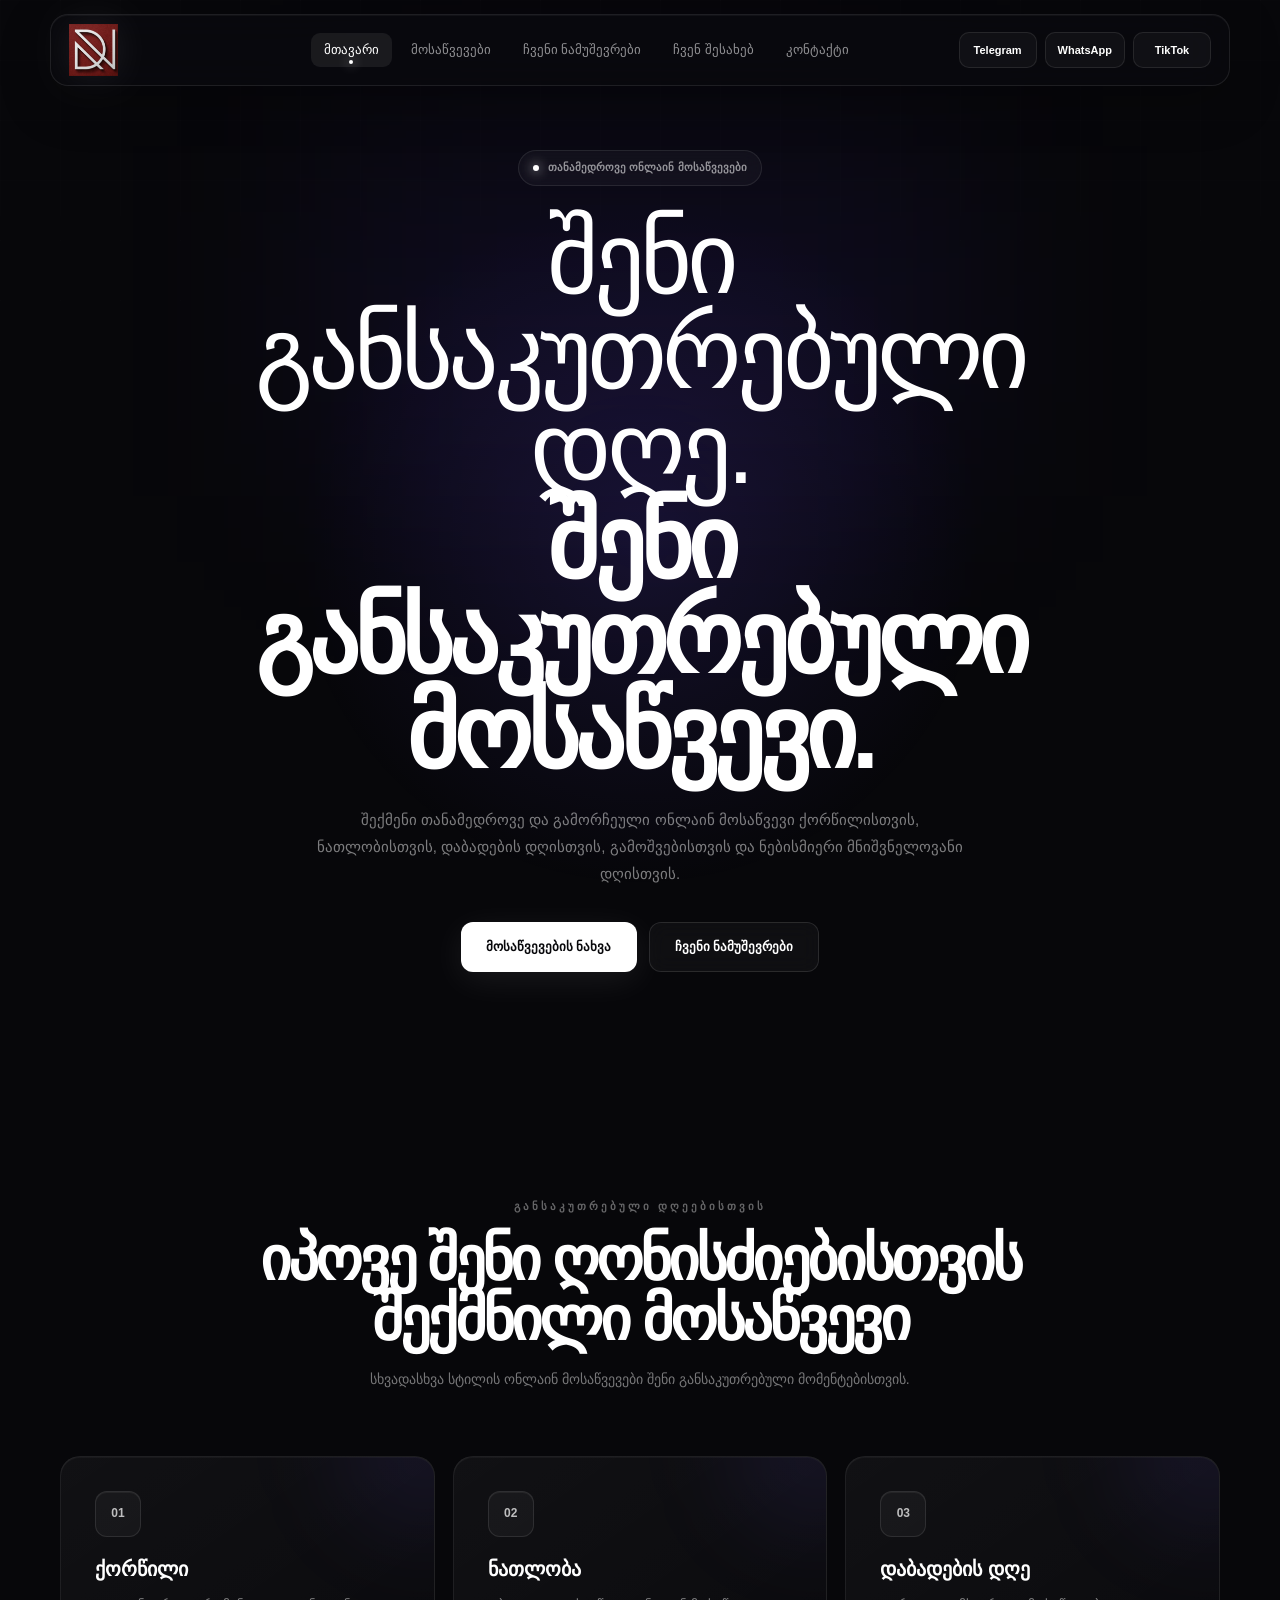
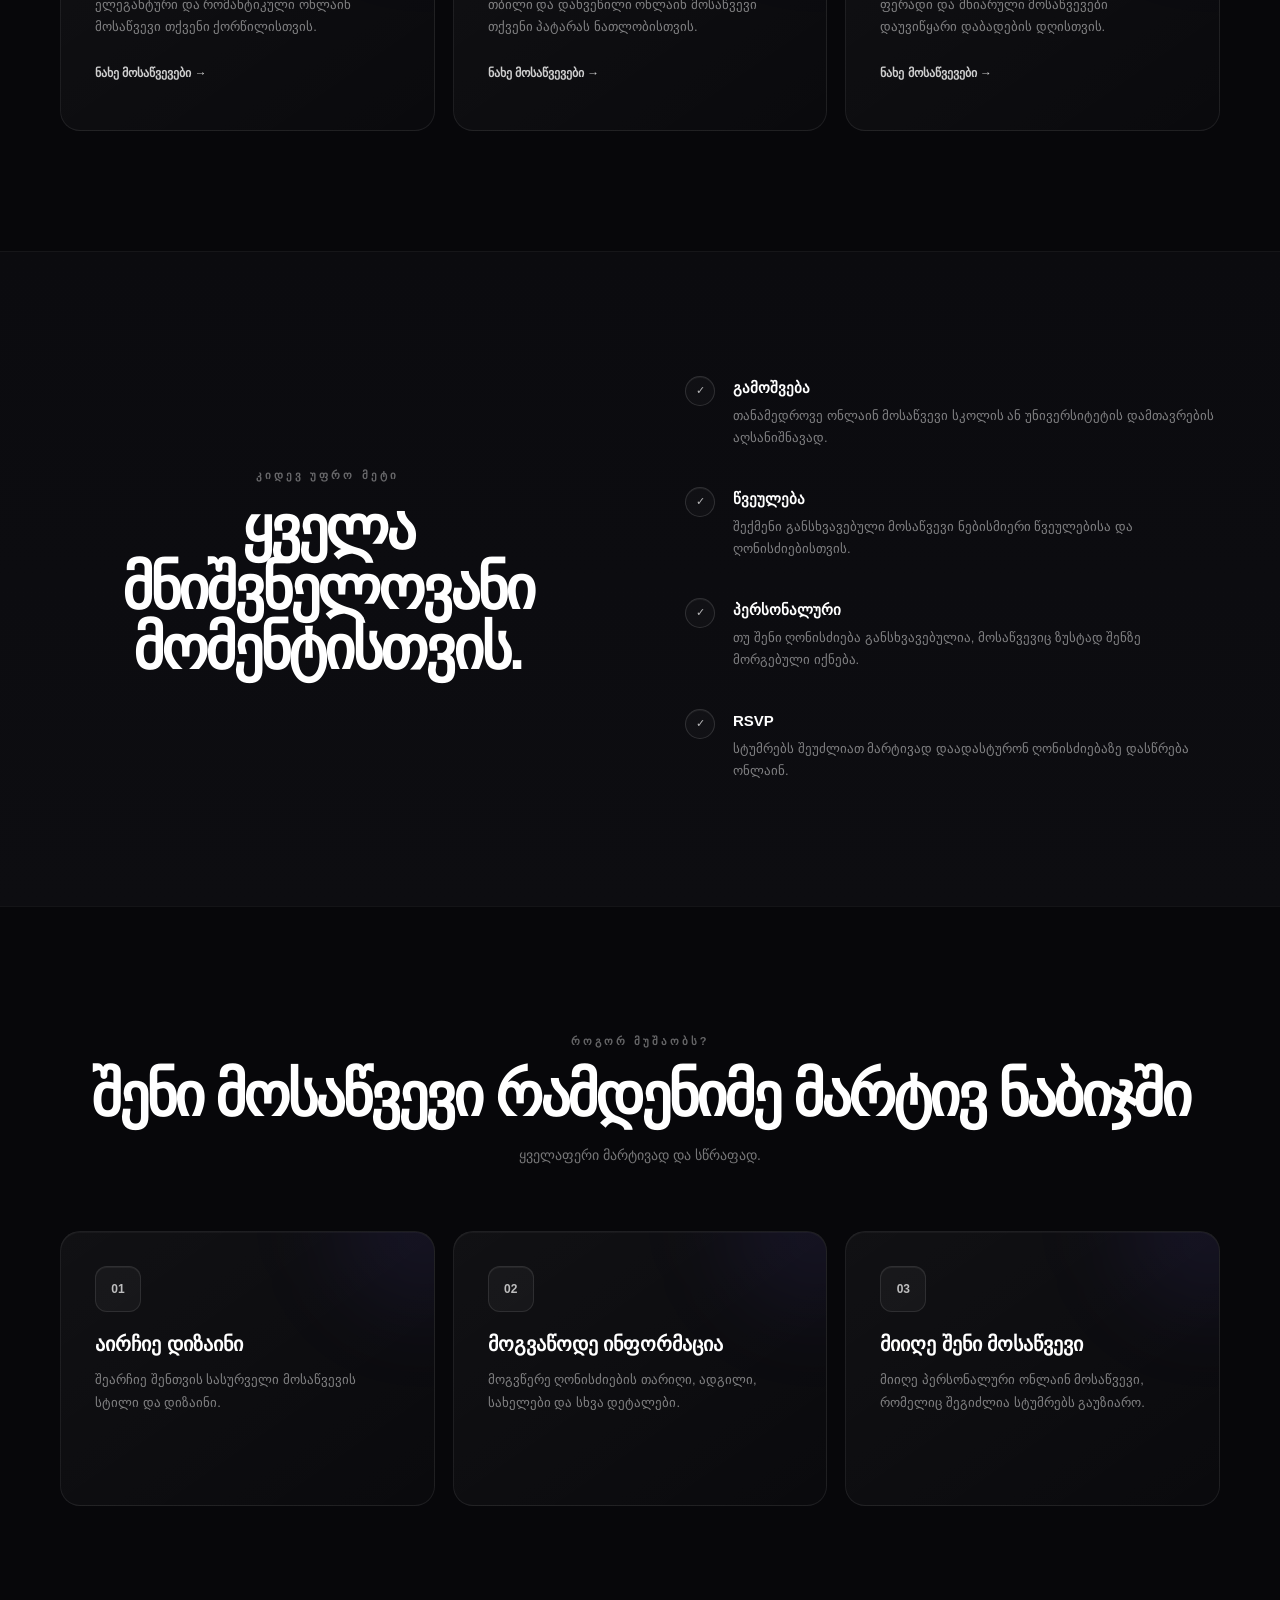
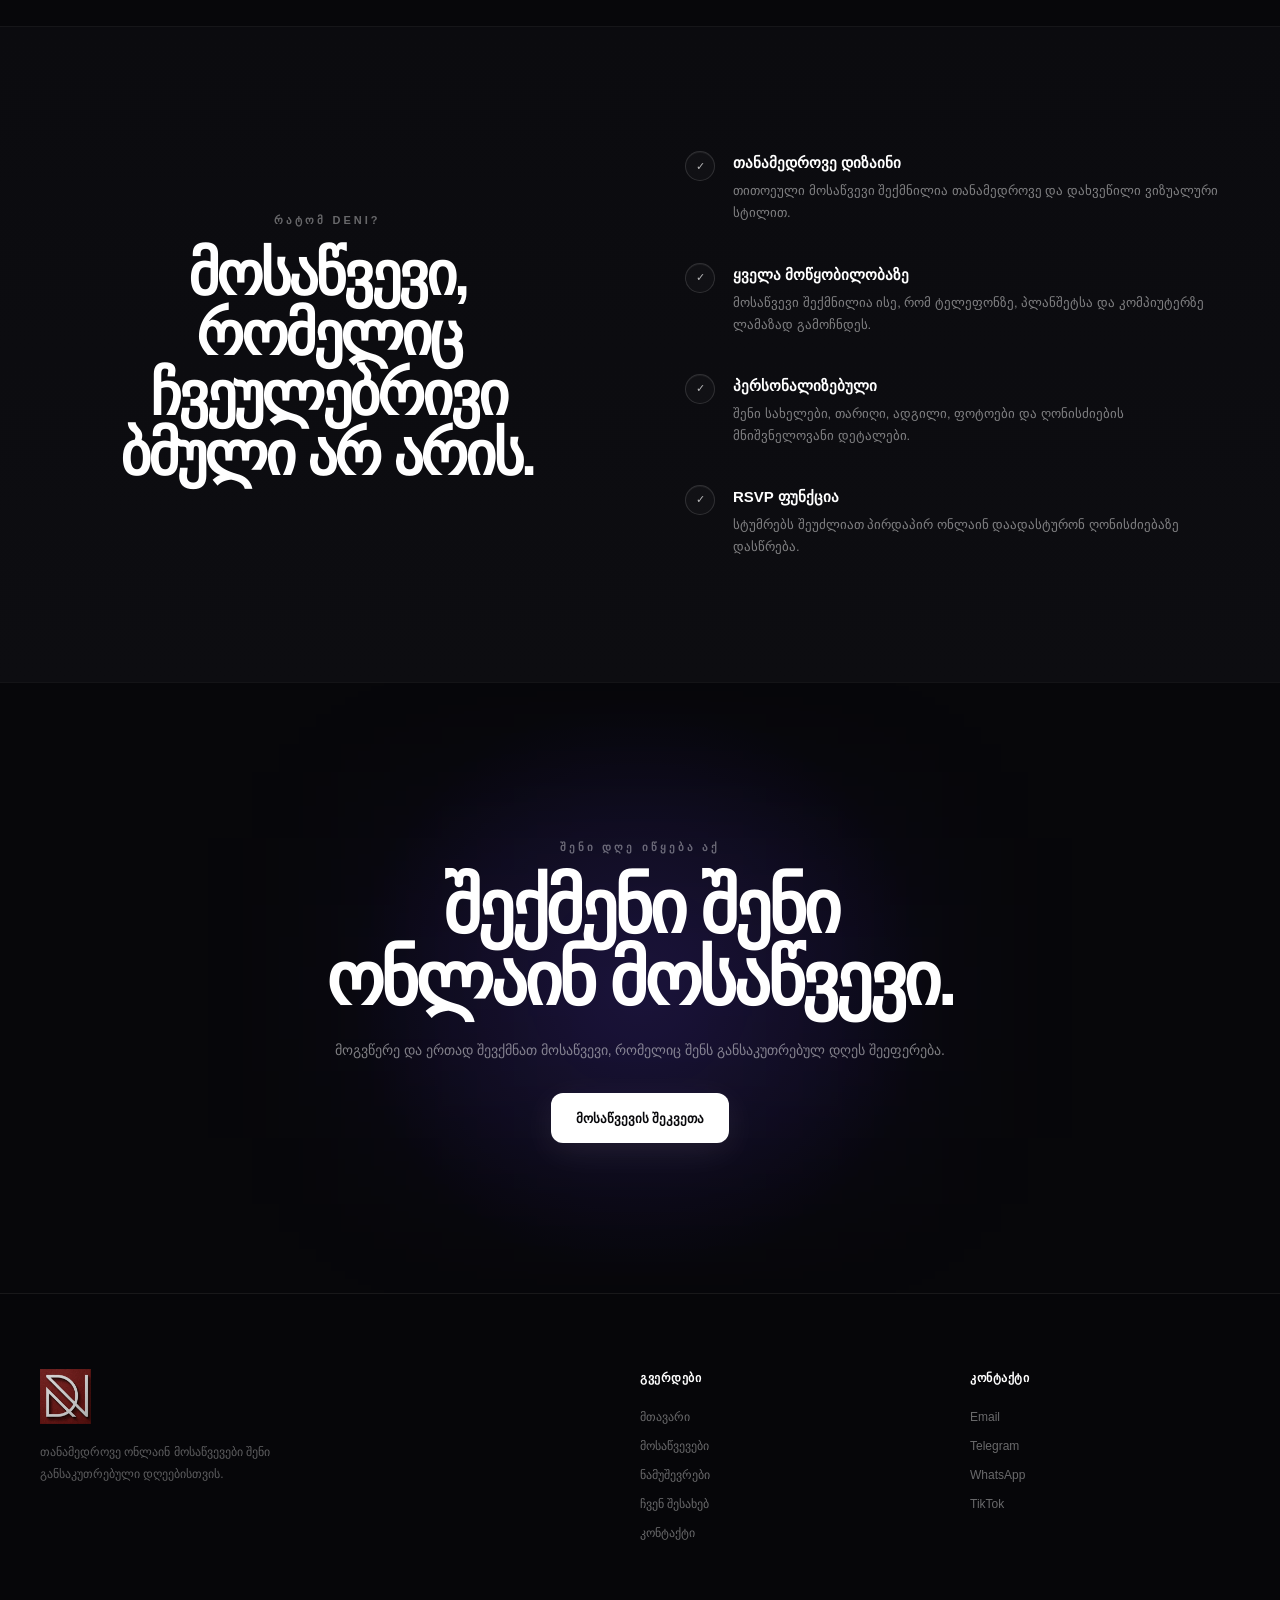
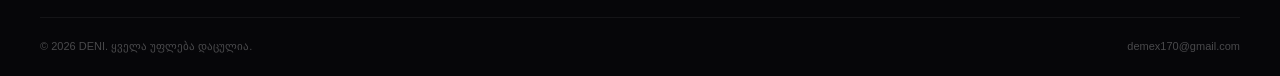
<file: index.html>
<!DOCTYPE html>
<html lang="ka">

<head>

    <meta charset="UTF-8">

    <meta
        name="viewport"
        content="width=device-width, initial-scale=1.0"
    >

    <title>DENI — ონლაინ მოსაწვევები</title>

    <meta
        name="description"
        content="DENI — თანამედროვე ონლაინ მოსაწვევები ქორწილისთვის, ნათლობისთვის, დაბადების დღისთვის, გამოშვებისთვის და სხვა განსაკუთრებული დღეებისთვის."
    >

    <link rel="stylesheet" href="style.css">

</head>

<body>


<!-- =====================================================
     NAVBAR
===================================================== -->

<header class="navbar">

    <div class="nav-container">

        <a href="index.html" class="logo">

            <img
                src="logo.png"
                alt="DENI"
            >

        </a>


        <nav class="nav-menu">

            <a href="index.html" class="active">
                მთავარი
            </a>

            <a href="services.html">
                მოსაწვევები
            </a>

            <a href="portfolio.html">
                ჩვენი ნამუშევრები
            </a>

            <a href="about.html">
                ჩვენ შესახებ
            </a>

            <a href="contact.html">
                კონტაქტი
            </a>

        </nav>


        <div class="nav-socials">

            <a
                href="https://t.me/demetre105"
                target="_blank"
                rel="noopener noreferrer"
                class="telegram"
            >
                Telegram
            </a>

            <a
                href="https://wa.me/995579089719"
                target="_blank"
                rel="noopener noreferrer"
                class="whatsapp"
            >
                WhatsApp
            </a>

            <a
                href="https://www.tiktok.com/@onlineweb_deni"
                target="_blank"
                rel="noopener noreferrer"
                class="tiktok"
            >
                TikTok
            </a>

        </div>


        <button
            class="menu-toggle"
            id="menuToggle"
            type="button"
            aria-label="მენიუს გახსნა"
            aria-controls="mobileMenu"
            aria-expanded="false"
        >
            ☰
        </button>

    </div>

</header>


<!-- =====================================================
     MOBILE MENU
===================================================== -->

<div
    class="mobile-menu"
    id="mobileMenu"
>

    <a href="index.html">
        მთავარი
    </a>

    <a href="services.html">
        მოსაწვევები
    </a>

    <a href="portfolio.html">
        ნამუშევრები
    </a>

    <a href="about.html">
        ჩვენ შესახებ
    </a>

    <a href="contact.html">
        კონტაქტი
    </a>


    <div class="mobile-socials">

        <a
            href="https://t.me/demetre105"
            target="_blank"
            rel="noopener noreferrer"
        >
            Telegram
        </a>

        <a
            href="https://wa.me/995579089719"
            target="_blank"
            rel="noopener noreferrer"
        >
            WhatsApp
        </a>

        <a
            href="https://www.tiktok.com/@onlineweb_deni"
            target="_blank"
            rel="noopener noreferrer"
        >
            TikTok
        </a>

    </div>

</div>


<!-- =====================================================
     MAIN
===================================================== -->

<main>


    <!-- =================================================
         HERO
    ================================================== -->

    <section class="hero">

        <div class="hero-content">

            <div class="hero-badge">

                <span></span>

                თანამედროვე ონლაინ მოსაწვევები

            </div>


            <h1>

                შენი განსაკუთრებული დღე.

                <br>

                <strong>
                    შენი განსაკუთრებული მოსაწვევი.
                </strong>

            </h1>


            <p>

                შექმენი თანამედროვე და გამორჩეული
                ონლაინ მოსაწვევი ქორწილისთვის,
                ნათლობისთვის, დაბადების დღისთვის,
                გამოშვებისთვის და ნებისმიერი
                მნიშვნელოვანი დღისთვის.

            </p>


            <div class="hero-buttons">

                <a
                    href="services.html"
                    class="btn btn-primary"
                >
                    მოსაწვევების ნახვა
                </a>

                <a
                    href="portfolio.html"
                    class="btn btn-secondary"
                >
                    ჩვენი ნამუშევრები
                </a>

            </div>

        </div>

    </section>


    <!-- =================================================
         INVITATION CATEGORIES
    ================================================== -->

    <section class="section">

        <div class="section-header">

            <span class="section-label">
                განსაკუთრებული დღეებისთვის
            </span>

            <h2>
                იპოვე შენი ღონისძიებისთვის
                შექმნილი მოსაწვევი
            </h2>

            <p>
                სხვადასხვა სტილის ონლაინ მოსაწვევები
                შენი განსაკუთრებული მომენტებისთვის.
            </p>

        </div>


        <div class="services-grid">


            <div class="service-card">

                <div class="service-icon">
                    01
                </div>

                <h3>
                    ქორწილი
                </h3>

                <p>
                    ელეგანტური და რომანტიკული ონლაინ
                    მოსაწვევი თქვენი ქორწილისთვის.
                </p>

                <a href="services.html">
                    ნახე მოსაწვევები →
                </a>

            </div>


            <div class="service-card">

                <div class="service-icon">
                    02
                </div>

                <h3>
                    ნათლობა
                </h3>

                <p>
                    თბილი და დახვეწილი ონლაინ მოსაწვევი
                    თქვენი პატარას ნათლობისთვის.
                </p>

                <a href="services.html">
                    ნახე მოსაწვევები →
                </a>

            </div>


            <div class="service-card">

                <div class="service-icon">
                    03
                </div>

                <h3>
                    დაბადების დღე
                </h3>

                <p>
                    ფერადი და მხიარული მოსაწვევები
                    დაუვიწყარი დაბადების დღისთვის.
                </p>

                <a href="services.html">
                    ნახე მოსაწვევები →
                </a>

            </div>

        </div>

    </section>


    <!-- =================================================
         MORE CATEGORIES
    ================================================== -->

    <section class="section dark-section">

        <div class="split-section">


            <!-- CENTERED LEFT TEXT -->

            <div style="text-align: center;">

                <span class="section-label">
                    კიდევ უფრო მეტი
                </span>

                <h2>
                    ყველა მნიშვნელოვანი
                    მომენტისთვის.
                </h2>

            </div>


            <div class="features">


                <div class="feature">

                    <span>
                        ✓
                    </span>

                    <div>

                        <h3>
                            გამოშვება
                        </h3>

                        <p>
                            თანამედროვე ონლაინ მოსაწვევი
                            სკოლის ან უნივერსიტეტის
                            დამთავრების აღსანიშნავად.
                        </p>

                    </div>

                </div>


                <div class="feature">

                    <span>
                        ✓
                    </span>

                    <div>

                        <h3>
                            წვეულება
                        </h3>

                        <p>
                            შექმენი განსხვავებული მოსაწვევი
                            ნებისმიერი წვეულებისა და
                            ღონისძიებისთვის.
                        </p>

                    </div>

                </div>


                <div class="feature">

                    <span>
                        ✓
                    </span>

                    <div>

                        <h3>
                            პერსონალური
                        </h3>

                        <p>
                            თუ შენი ღონისძიება განსხვავებულია,
                            მოსაწვევიც ზუსტად შენზე მორგებული
                            იქნება.
                        </p>

                    </div>

                </div>


                <div class="feature">

                    <span>
                        ✓
                    </span>

                    <div>

                        <h3>
                            RSVP
                        </h3>

                        <p>
                            სტუმრებს შეუძლიათ მარტივად
                            დაადასტურონ ღონისძიებაზე
                            დასწრება ონლაინ.
                        </p>

                    </div>

                </div>


            </div>

        </div>

    </section>


    <!-- =================================================
         HOW IT WORKS
    ================================================== -->

    <section class="section">

        <div class="section-header">

            <span class="section-label">
                როგორ მუშაობს?
            </span>

            <h2>
                შენი მოსაწვევი
                რამდენიმე მარტივ ნაბიჯში
            </h2>

            <p>
                ყველაფერი მარტივად და სწრაფად.
            </p>

        </div>


        <div class="services-grid">


            <div class="service-card">

                <div class="service-icon">
                    01
                </div>

                <h3>
                    აირჩიე დიზაინი
                </h3>

                <p>
                    შეარჩიე შენთვის სასურველი
                    მოსაწვევის სტილი და დიზაინი.
                </p>

            </div>


            <div class="service-card">

                <div class="service-icon">
                    02
                </div>

                <h3>
                    მოგვაწოდე ინფორმაცია
                </h3>

                <p>
                    მოგვწერე ღონისძიების თარიღი,
                    ადგილი, სახელები და სხვა დეტალები.
                </p>

            </div>


            <div class="service-card">

                <div class="service-icon">
                    03
                </div>

                <h3>
                    მიიღე შენი მოსაწვევი
                </h3>

                <p>
                    მიიღე პერსონალური ონლაინ მოსაწვევი,
                    რომელიც შეგიძლია სტუმრებს გაუზიარო.
                </p>

            </div>


        </div>

    </section>


    <!-- =================================================
         WHY DENI
    ================================================== -->

    <section class="section dark-section">

        <div class="split-section">


            <!-- CENTERED LEFT TEXT -->

            <div style="text-align: center;">

                <span class="section-label">
                    რატომ DENI?
                </span>

                <h2>
                    მოსაწვევი,
                    რომელიც ჩვეულებრივი
                    ბმული არ არის.
                </h2>

            </div>


            <div class="features">


                <div class="feature">

                    <span>
                        ✓
                    </span>

                    <div>

                        <h3>
                            თანამედროვე დიზაინი
                        </h3>

                        <p>
                            თითოეული მოსაწვევი შექმნილია
                            თანამედროვე და დახვეწილი
                            ვიზუალური სტილით.
                        </p>

                    </div>

                </div>


                <div class="feature">

                    <span>
                        ✓
                    </span>

                    <div>

                        <h3>
                            ყველა მოწყობილობაზე
                        </h3>

                        <p>
                            მოსაწვევი შექმნილია ისე,
                            რომ ტელეფონზე, პლანშეტსა და
                            კომპიუტერზე ლამაზად გამოჩნდეს.
                        </p>

                    </div>

                </div>


                <div class="feature">

                    <span>
                        ✓
                    </span>

                    <div>

                        <h3>
                            პერსონალიზებული
                        </h3>

                        <p>
                            შენი სახელები, თარიღი, ადგილი,
                            ფოტოები და ღონისძიების
                            მნიშვნელოვანი დეტალები.
                        </p>

                    </div>

                </div>


                <div class="feature">

                    <span>
                        ✓
                    </span>

                    <div>

                        <h3>
                            RSVP ფუნქცია
                        </h3>

                        <p>
                            სტუმრებს შეუძლიათ პირდაპირ
                            ონლაინ დაადასტურონ
                            ღონისძიებაზე დასწრება.
                        </p>

                    </div>

                </div>


            </div>

        </div>

    </section>


    <!-- =================================================
         CTA
    ================================================== -->

    <section class="cta">

        <div>

            <span class="section-label">
                შენი დღე იწყება აქ
            </span>

            <h2>
                შექმენი შენი
                ონლაინ მოსაწვევი.
            </h2>

            <p>
                მოგვწერე და ერთად შევქმნათ
                მოსაწვევი, რომელიც შენს
                განსაკუთრებულ დღეს შეეფერება.
            </p>

            <a
                href="contact.html"
                class="btn btn-primary"
            >
                მოსაწვევის შეკვეთა
            </a>

        </div>

    </section>

</main>


<!-- =====================================================
     FOOTER
===================================================== -->

<footer class="footer">

    <div class="footer-container">


        <div class="footer-brand">

            <a
                href="index.html"
                class="footer-logo"
            >

                <img
                    src="logo.png"
                    alt="DENI"
                >

            </a>

            <p>
                თანამედროვე ონლაინ მოსაწვევები
                შენი განსაკუთრებული დღეებისთვის.
            </p>

        </div>


        <div class="footer-column">

            <h4>
                გვერდები
            </h4>

            <a href="index.html">
                მთავარი
            </a>

            <a href="services.html">
                მოსაწვევები
            </a>

            <a href="portfolio.html">
                ნამუშევრები
            </a>

            <a href="about.html">
                ჩვენ შესახებ
            </a>

            <a href="contact.html">
                კონტაქტი
            </a>

        </div>


        <div class="footer-column">

            <h4>
                კონტაქტი
            </h4>

            <a
                href="mailto:demex170@gmail.com"
            >
                Email
            </a>

            <a
                href="https://t.me/demetre105"
                target="_blank"
                rel="noopener noreferrer"
            >
                Telegram
            </a>

            <a
                href="https://wa.me/995579089719"
                target="_blank"
                rel="noopener noreferrer"
            >
                WhatsApp
            </a>

            <a
                href="https://www.tiktok.com/@onlineweb_deni"
                target="_blank"
                rel="noopener noreferrer"
            >
                TikTok
            </a>

        </div>

    </div>


    <div class="footer-bottom">

        <span>
            © 2026 DENI. ყველა უფლება დაცულია.
        </span>

        <a
            href="mailto:demex170@gmail.com"
        >
            demex170@gmail.com
        </a>

    </div>

</footer>


<script src="script.js"></script>

</body>

</html>
</file>
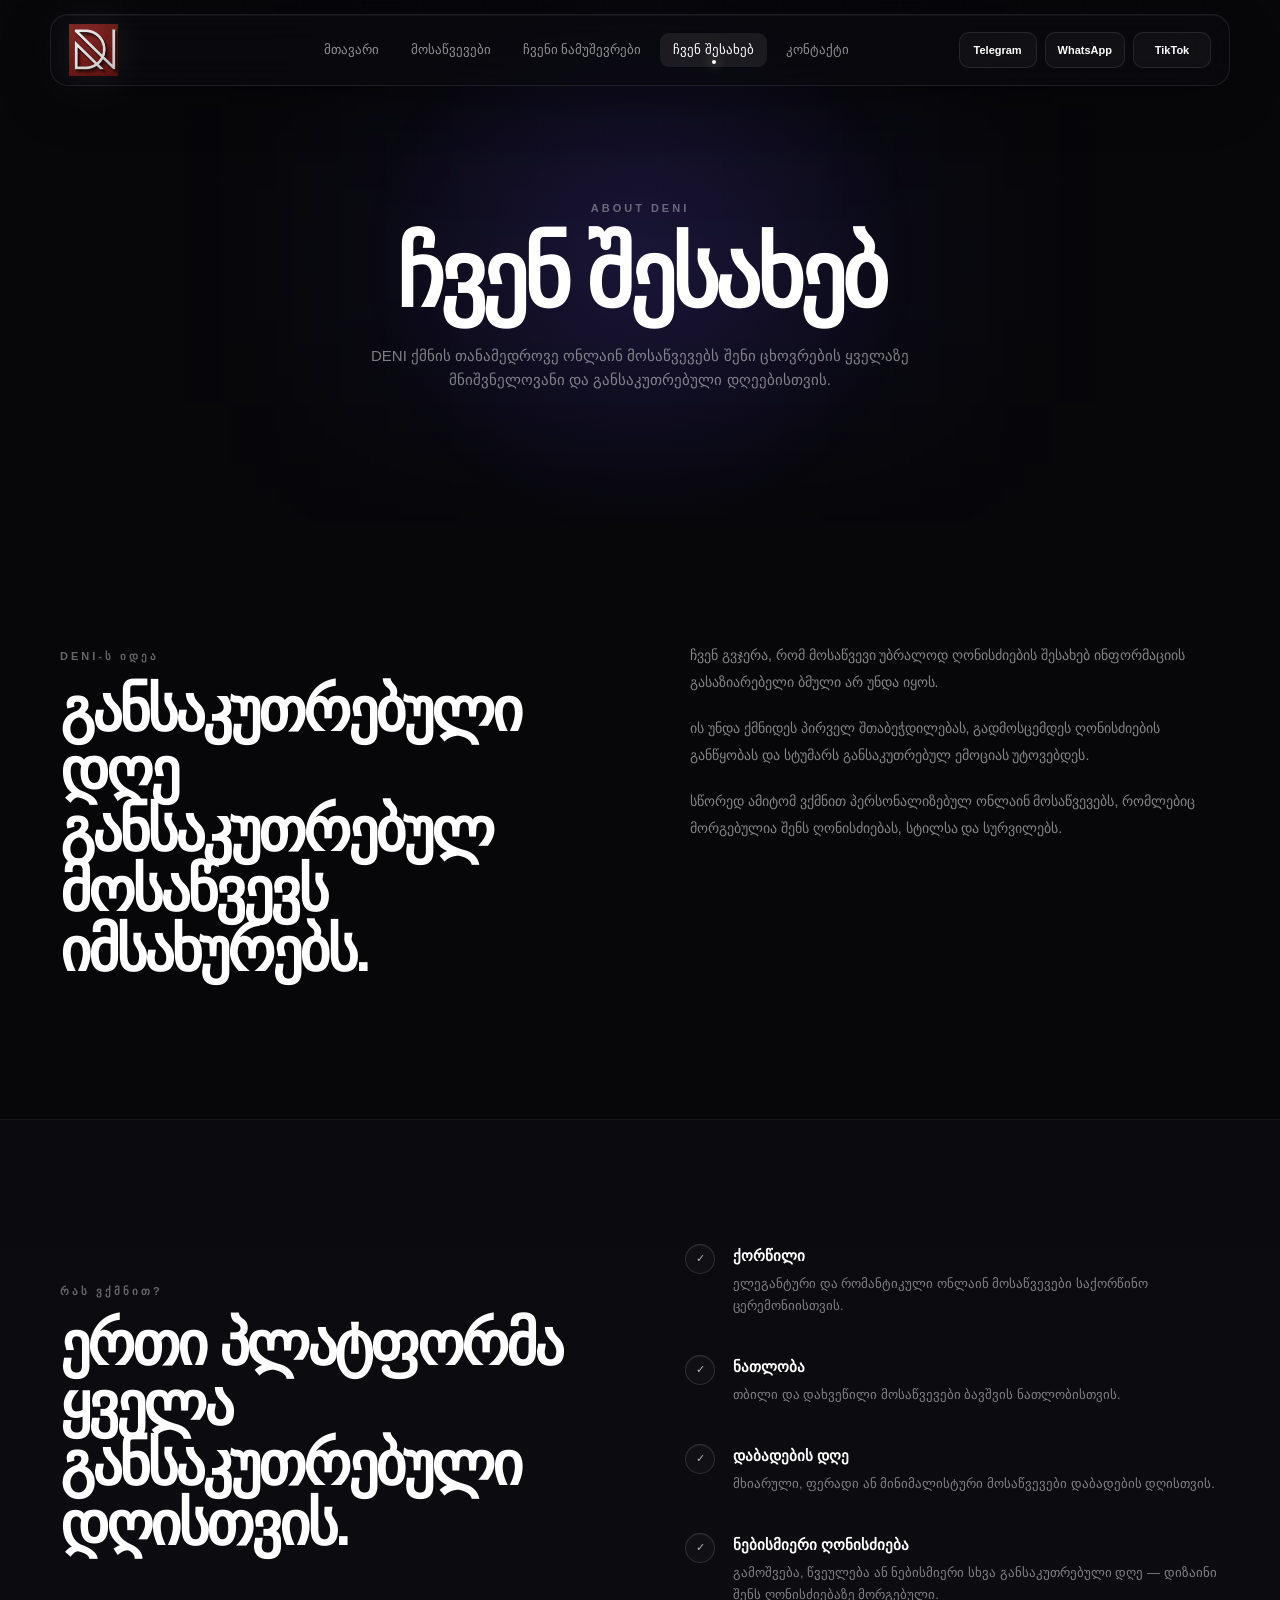
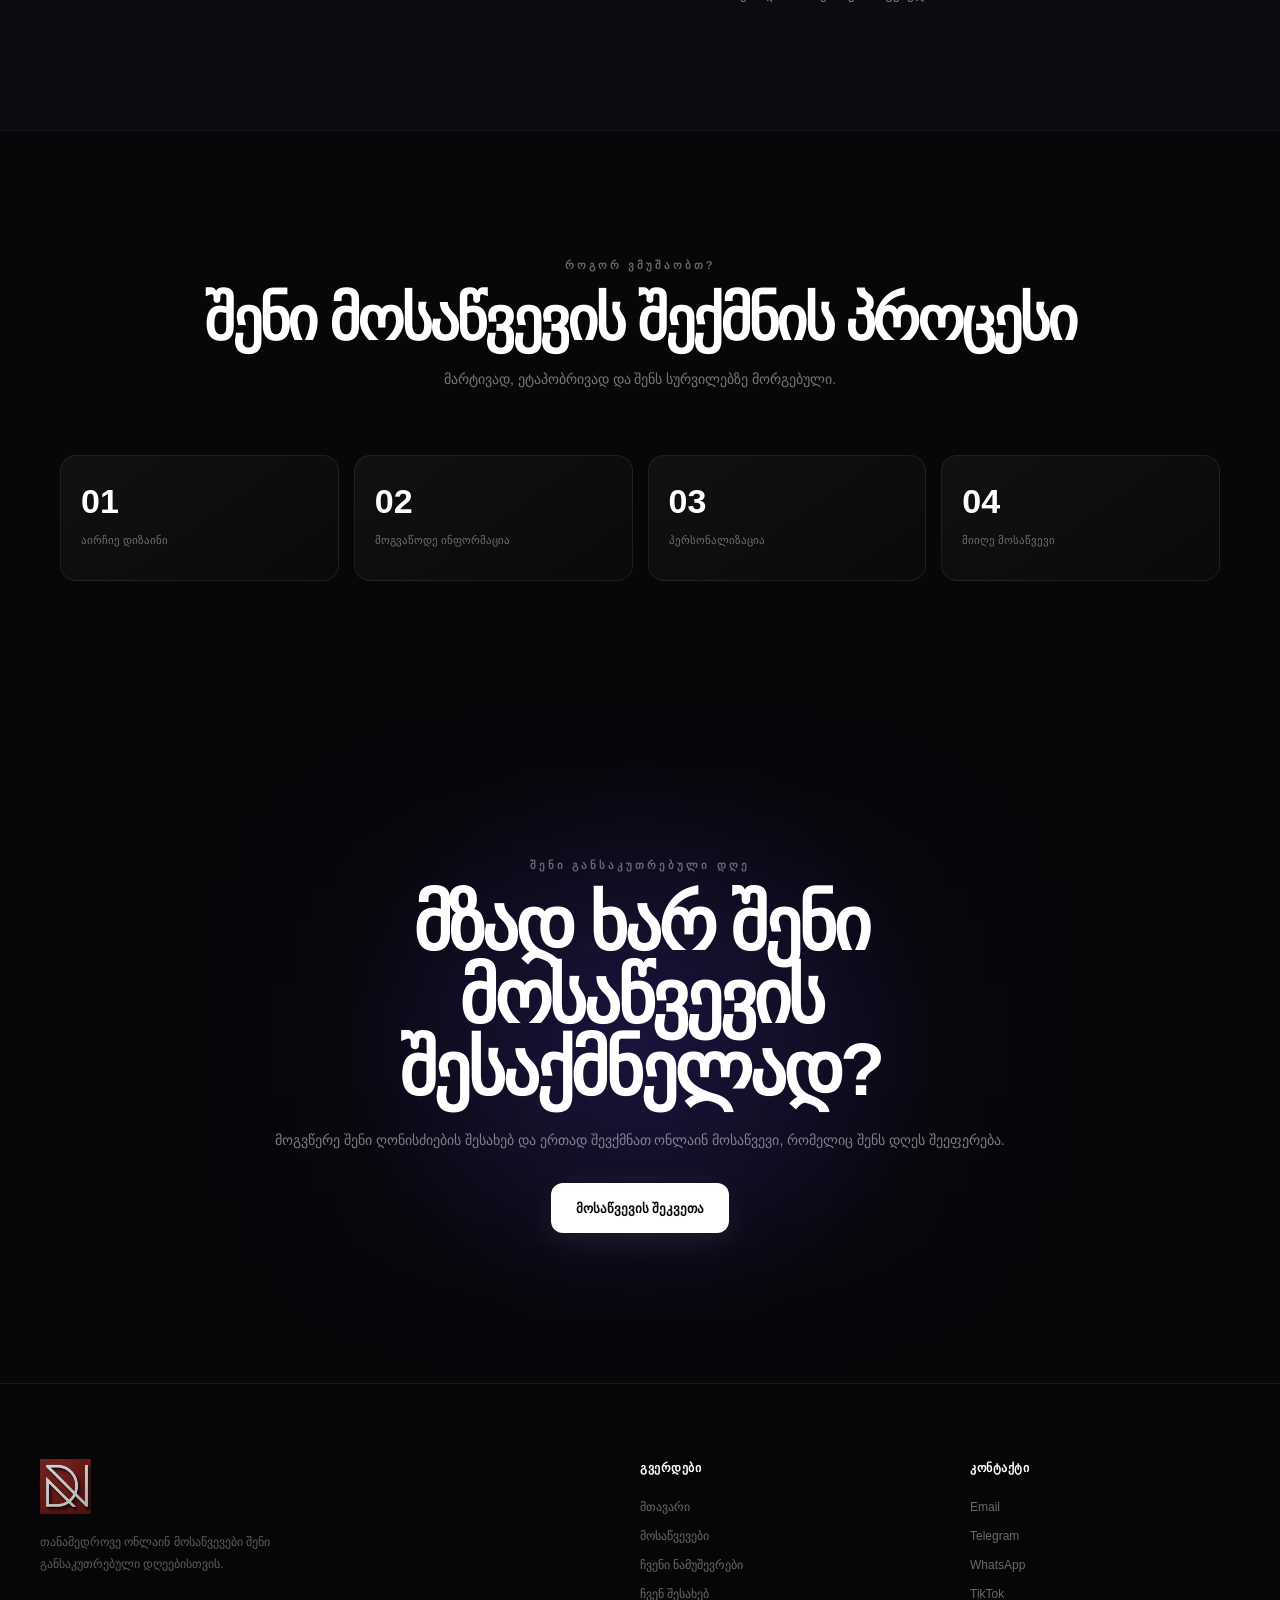
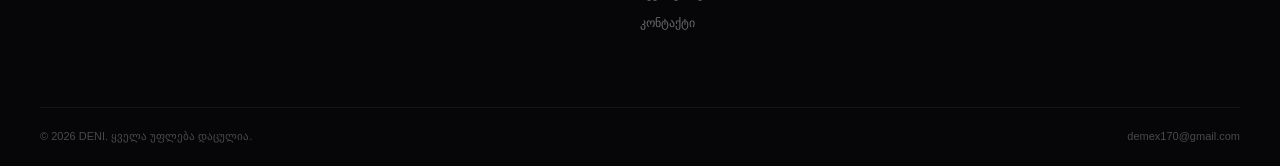
<file: about.html>
<!DOCTYPE html>
<html lang="ka">

<head>

    <meta charset="UTF-8">

    <meta
        name="viewport"
        content="width=device-width, initial-scale=1.0"
    >

    <title>ჩვენ შესახებ — DENI</title>

    <meta
        name="description"
        content="გაიგე მეტი DENI-ს შესახებ — თანამედროვე ონლაინ მოსაწვევები განსაკუთრებული დღეებისთვის."
    >

    <link rel="stylesheet" href="style.css">

</head>

<body>


<!-- =====================================================
     NAVBAR
===================================================== -->

<header class="navbar">

    <div class="nav-container">


        <!-- LOGO -->

        <a href="index.html" class="logo">

            <img
                src="logo.png"
                alt="DENI"
            >

        </a>


        <!-- NAVIGATION -->

        <nav class="nav-menu">

            <a href="index.html">
                მთავარი
            </a>


            <a href="services.html">
                მოსაწვევები
            </a>


            <a href="portfolio.html">
                ჩვენი ნამუშევრები
            </a>


            <a href="about.html" class="active">
                ჩვენ შესახებ
            </a>


            <a href="contact.html">
                კონტაქტი
            </a>

        </nav>


        <!-- SOCIAL LINKS -->

        <div class="nav-socials">

            <a
                href="https://t.me/demetre105"
                target="_blank"
                rel="noopener noreferrer"
                class="telegram"
            >
                Telegram
            </a>


            <a
                href="https://wa.me/995579089719"
                target="_blank"
                rel="noopener noreferrer"
                class="whatsapp"
            >
                WhatsApp
            </a>


            <a
                href="https://www.tiktok.com/@onlineweb_deni"
                target="_blank"
                rel="noopener noreferrer"
                class="tiktok"
            >
                TikTok
            </a>

        </div>


        <!-- MOBILE MENU BUTTON -->

        <button
            class="menu-toggle"
            id="menuToggle"
            type="button"
            aria-label="მენიუს გახსნა"
            aria-controls="mobileMenu"
            aria-expanded="false"
        >
            ☰
        </button>

    </div>

</header>


<!-- =====================================================
     MOBILE MENU
===================================================== -->

<div
    class="mobile-menu"
    id="mobileMenu"
>


    <a href="index.html">
        მთავარი
    </a>


    <a href="services.html">
        მოსაწვევები
    </a>


    <a href="portfolio.html">
        ჩვენი ნამუშევრები
    </a>


    <a href="about.html">
        ჩვენ შესახებ
    </a>


    <a href="contact.html">
        კონტაქტი
    </a>


    <!-- MOBILE SOCIALS -->

    <div class="mobile-socials">

        <a
            href="https://t.me/demetre105"
            target="_blank"
            rel="noopener noreferrer"
        >
            Telegram
        </a>


        <a
            href="https://wa.me/995579089719"
            target="_blank"
            rel="noopener noreferrer"
        >
            WhatsApp
        </a>


        <a
            href="https://www.tiktok.com/@onlineweb_deni"
            target="_blank"
            rel="noopener noreferrer"
        >
            TikTok
        </a>

    </div>

</div>


<!-- =====================================================
     MAIN
===================================================== -->

<main>


    <!-- =================================================
         PAGE HERO
    ================================================== -->

    <section class="page-hero">

        <span class="section-label">
            About DENI
        </span>


        <h1>
            ჩვენ შესახებ
        </h1>


        <p>
            DENI ქმნის თანამედროვე ონლაინ მოსაწვევებს
            შენი ცხოვრების ყველაზე მნიშვნელოვანი
            და განსაკუთრებული დღეებისთვის.
        </p>

    </section>



    <!-- =================================================
         ABOUT
    ================================================== -->

    <section class="section">

        <div class="about-content">


            <div>

                <span class="section-label">
                    DENI-ს იდეა
                </span>


                <h2>
                    განსაკუთრებული დღე
                    განსაკუთრებულ მოსაწვევს იმსახურებს.
                </h2>

            </div>


            <div>

                <p>
                    ჩვენ გვჯერა, რომ მოსაწვევი უბრალოდ
                    ღონისძიების შესახებ ინფორმაციის
                    გასაზიარებელი ბმული არ უნდა იყოს.
                </p>


                <p>
                    ის უნდა ქმნიდეს პირველ შთაბეჭდილებას,
                    გადმოსცემდეს ღონისძიების განწყობას
                    და სტუმარს განსაკუთრებულ ემოციას
                    უტოვებდეს.
                </p>


                <p>
                    სწორედ ამიტომ ვქმნით პერსონალიზებულ
                    ონლაინ მოსაწვევებს, რომლებიც მორგებულია
                    შენს ღონისძიებას, სტილსა და სურვილებს.
                </p>

            </div>

        </div>

    </section>



    <!-- =================================================
         WHAT WE CREATE
    ================================================== -->

    <section class="section dark-section">

        <div class="split-section">


            <div>

                <span class="section-label">
                    რას ვქმნით?
                </span>


                <h2>
                    ერთი პლატფორმა
                    ყველა განსაკუთრებული დღისთვის.
                </h2>

            </div>


            <div class="features">


                <!-- WEDDING -->

                <div class="feature">

                    <span>
                        ✓
                    </span>


                    <div>

                        <h3>
                            ქორწილი
                        </h3>


                        <p>
                            ელეგანტური და რომანტიკული
                            ონლაინ მოსაწვევები საქორწინო
                            ცერემონიისთვის.
                        </p>

                    </div>

                </div>



                <!-- BAPTISM -->

                <div class="feature">

                    <span>
                        ✓
                    </span>


                    <div>

                        <h3>
                            ნათლობა
                        </h3>


                        <p>
                            თბილი და დახვეწილი მოსაწვევები
                            ბავშვის ნათლობისთვის.
                        </p>

                    </div>

                </div>



                <!-- BIRTHDAY -->

                <div class="feature">

                    <span>
                        ✓
                    </span>


                    <div>

                        <h3>
                            დაბადების დღე
                        </h3>


                        <p>
                            მხიარული, ფერადი ან მინიმალისტური
                            მოსაწვევები დაბადების დღისთვის.
                        </p>

                    </div>

                </div>



                <!-- OTHER EVENTS -->

                <div class="feature">

                    <span>
                        ✓
                    </span>


                    <div>

                        <h3>
                            ნებისმიერი ღონისძიება
                        </h3>


                        <p>
                            გამოშვება, წვეულება ან ნებისმიერი
                            სხვა განსაკუთრებული დღე —
                            დიზაინი შენს ღონისძიებაზე მორგებული.
                        </p>

                    </div>

                </div>


            </div>

        </div>

    </section>



    <!-- =================================================
         PROCESS
    ================================================== -->

    <section class="section">

        <div class="section-header">

            <span class="section-label">
                როგორ ვმუშაობთ?
            </span>


            <h2>
                შენი მოსაწვევის შექმნის პროცესი
            </h2>


            <p>
                მარტივად, ეტაპობრივად და შენს სურვილებზე მორგებული.
            </p>

        </div>


        <div class="stats">


            <div>

                <strong>
                    01
                </strong>

                <span>
                    აირჩიე დიზაინი
                </span>

            </div>


            <div>

                <strong>
                    02
                </strong>

                <span>
                    მოგვაწოდე ინფორმაცია
                </span>

            </div>


            <div>

                <strong>
                    03
                </strong>

                <span>
                    პერსონალიზაცია
                </span>

            </div>


            <div>

                <strong>
                    04
                </strong>

                <span>
                    მიიღე მოსაწვევი
                </span>

            </div>


        </div>

    </section>



    <!-- =================================================
         CTA
    ================================================== -->

    <section class="cta">

        <div>

            <span class="section-label">
                შენი განსაკუთრებული დღე
            </span>


            <h2>
                მზად ხარ შენი
                მოსაწვევის შესაქმნელად?
            </h2>


            <p>
                მოგვწერე შენი ღონისძიების შესახებ
                და ერთად შევქმნათ ონლაინ მოსაწვევი,
                რომელიც შენს დღეს შეეფერება.
            </p>


            <a
                href="contact.html"
                class="btn btn-primary"
            >
                მოსაწვევის შეკვეთა
            </a>

        </div>

    </section>

</main>


<!-- =====================================================
     FOOTER
===================================================== -->

<footer class="footer">

    <div class="footer-container">


        <!-- BRAND -->

        <div class="footer-brand">

            <a
                href="index.html"
                class="footer-logo"
            >

                <img
                    src="logo.png"
                    alt="DENI"
                >

            </a>


            <p>
                თანამედროვე ონლაინ მოსაწვევები
                შენი განსაკუთრებული დღეებისთვის.
            </p>

        </div>



        <!-- PAGES -->

        <div class="footer-column">

            <h4>
                გვერდები
            </h4>


            <a href="index.html">
                მთავარი
            </a>


            <a href="services.html">
                მოსაწვევები
            </a>


            <a href="portfolio.html">
                ჩვენი ნამუშევრები
            </a>


            <a href="about.html">
                ჩვენ შესახებ
            </a>


            <a href="contact.html">
                კონტაქტი
            </a>

        </div>



        <!-- CONTACT -->

        <div class="footer-column">

            <h4>
                კონტაქტი
            </h4>


            <a href="mailto:demex170@gmail.com">
                Email
            </a>


            <a
                href="https://t.me/demetre105"
                target="_blank"
                rel="noopener noreferrer"
            >
                Telegram
            </a>


            <a
                href="https://wa.me/995579089719"
                target="_blank"
                rel="noopener noreferrer"
            >
                WhatsApp
            </a>


            <a
                href="https://www.tiktok.com/@onlineweb_deni"
                target="_blank"
                rel="noopener noreferrer"
            >
                TikTok
            </a>

        </div>

    </div>



    <!-- FOOTER BOTTOM -->

    <div class="footer-bottom">

        <span>
            © 2026 DENI. ყველა უფლება დაცულია.
        </span>


        <a href="mailto:demex170@gmail.com">
            demex170@gmail.com
        </a>

    </div>

</footer>


<!-- JAVASCRIPT -->

<script src="script.js"></script>

</body>

</html>
</file>
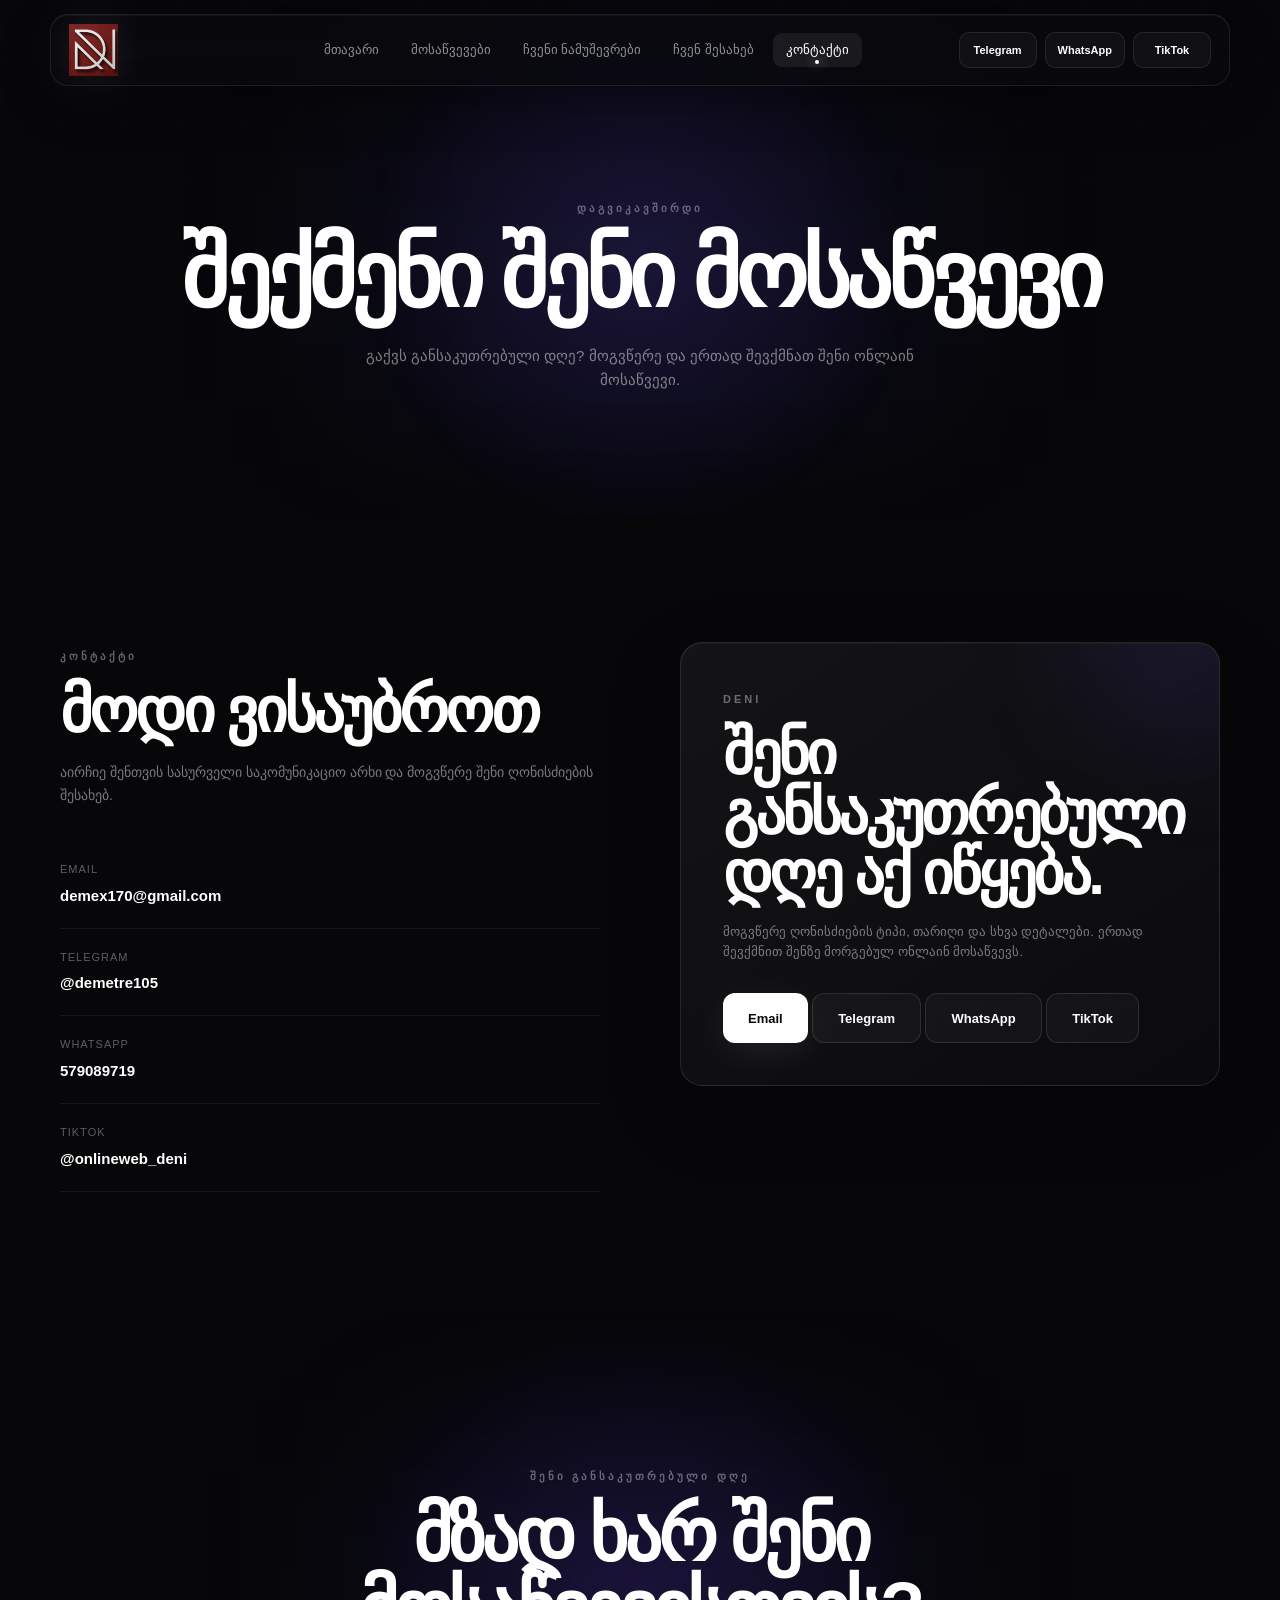
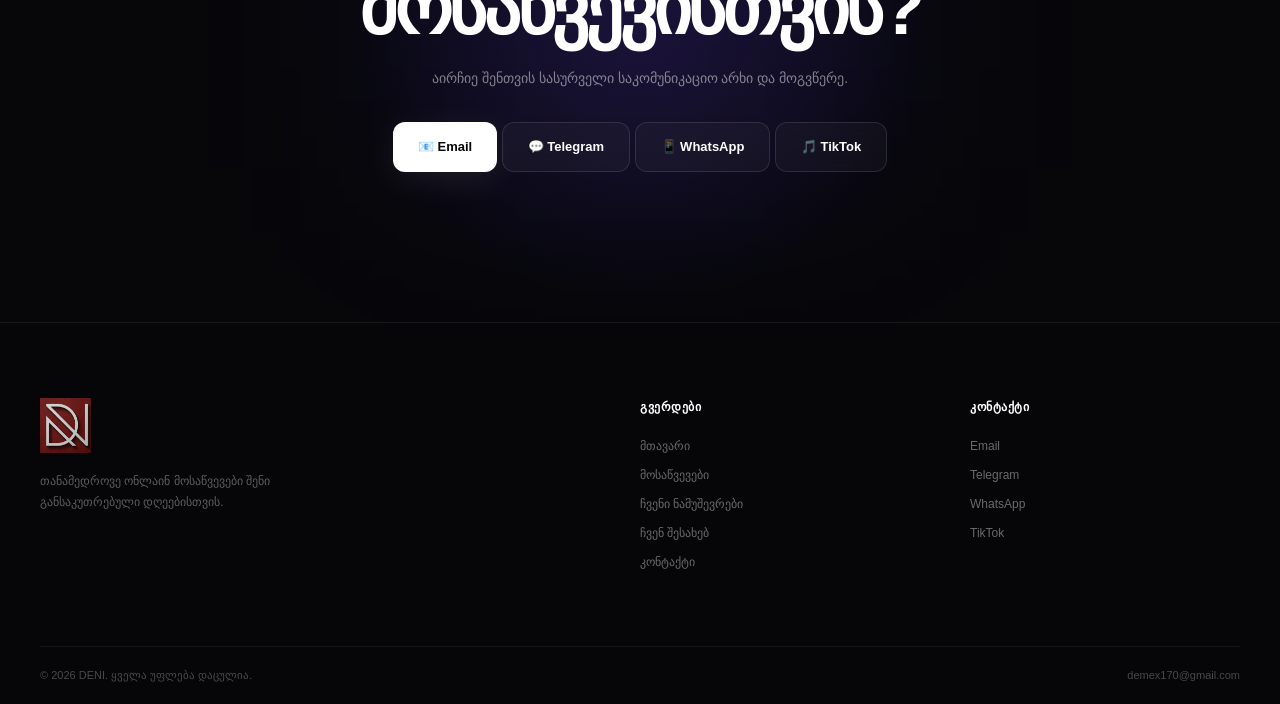
<file: contact.html>
<!DOCTYPE html>
<html lang="ka">

<head>

    <meta charset="UTF-8">

    <meta
        name="viewport"
        content="width=device-width, initial-scale=1.0"
    >

    <title>კონტაქტი — DENI ონლაინ მოსაწვევები</title>

    <meta
        name="description"
        content="დაუკავშირდი DENI-ს — ონლაინ მოსაწვევების შექმნა ქორწილისთვის, ნათლობისთვის, დაბადების დღისთვის, გამოშვებისთვის და სხვა განსაკუთრებული დღეებისთვის."
    >

    <link rel="stylesheet" href="style.css">

</head>

<body>


<!-- =====================================================
     NAVBAR
===================================================== -->

<header class="navbar">

    <div class="nav-container">


        <!-- LOGO -->

        <a href="index.html" class="logo">

            <img
                src="logo.png"
                alt="DENI"
            >

        </a>



        <!-- NAVIGATION -->

        <nav class="nav-menu">

            <a href="index.html">
                მთავარი
            </a>


            <a href="services.html">
                მოსაწვევები
            </a>


            <a href="portfolio.html">
                ჩვენი ნამუშევრები
            </a>


            <a href="about.html">
                ჩვენ შესახებ
            </a>


            <a href="contact.html" class="active">
                კონტაქტი
            </a>

        </nav>



        <!-- SOCIAL LINKS -->

        <div class="nav-socials">

            <a
                href="https://t.me/demetre105"
                target="_blank"
                rel="noopener noreferrer"
                class="telegram"
            >
                Telegram
            </a>


            <a
                href="https://wa.me/995579089719"
                target="_blank"
                rel="noopener noreferrer"
                class="whatsapp"
            >
                WhatsApp
            </a>


            <a
                href="https://www.tiktok.com/@onlineweb_deni"
                target="_blank"
                rel="noopener noreferrer"
                class="tiktok"
            >
                TikTok
            </a>

        </div>



        <!-- MOBILE MENU BUTTON -->

        <button
            class="menu-toggle"
            id="menuToggle"
            type="button"
            aria-label="მენიუს გახსნა"
            aria-controls="mobileMenu"
            aria-expanded="false"
        >
            ☰
        </button>

    </div>

</header>



<!-- =====================================================
     MOBILE MENU
===================================================== -->

<div
    class="mobile-menu"
    id="mobileMenu"
>

    <a href="index.html">
        მთავარი
    </a>


    <a href="services.html">
        მოსაწვევები
    </a>


    <a href="portfolio.html">
        ჩვენი ნამუშევრები
    </a>


    <a href="about.html">
        ჩვენ შესახებ
    </a>


    <a href="contact.html" class="active">
        კონტაქტი
    </a>



    <div class="mobile-socials">

        <a
            href="https://t.me/demetre105"
            target="_blank"
            rel="noopener noreferrer"
        >
            Telegram
        </a>


        <a
            href="https://wa.me/995579089719"
            target="_blank"
            rel="noopener noreferrer"
        >
            WhatsApp
        </a>


        <a
            href="https://www.tiktok.com/@onlineweb_deni"
            target="_blank"
            rel="noopener noreferrer"
        >
            TikTok
        </a>

    </div>

</div>



<!-- =====================================================
     MAIN
===================================================== -->

<main>


    <!-- =================================================
         PAGE HERO
    ================================================== -->

    <section class="page-hero">

        <span class="section-label">
            დაგვიკავშირდი
        </span>


        <h1>
            შექმენი შენი მოსაწვევი
        </h1>


        <p>
            გაქვს განსაკუთრებული დღე?
            მოგვწერე და ერთად შევქმნათ შენი ონლაინ მოსაწვევი.
        </p>

    </section>



    <!-- =================================================
         CONTACT SECTION
    ================================================== -->

    <section class="section">

        <div class="contact-grid">


            <!-- CONTACT INFO -->

            <div class="contact-info">

                <span class="section-label">
                    კონტაქტი
                </span>


                <h2>
                    მოდი ვისაუბროთ
                </h2>


                <p>
                    აირჩიე შენთვის სასურველი
                    საკომუნიკაციო არხი და მოგვწერე
                    შენი ღონისძიების შესახებ.
                </p>



                <!-- EMAIL -->

                <a
                    href="mailto:demex170@gmail.com"
                    class="contact-link"
                >

                    <span>
                        Email
                    </span>


                    <strong>
                        demex170@gmail.com
                    </strong>

                </a>



                <!-- TELEGRAM -->

                <a
                    href="https://t.me/demetre105"
                    target="_blank"
                    rel="noopener noreferrer"
                    class="contact-link"
                >

                    <span>
                        Telegram
                    </span>


                    <strong>
                        @demetre105
                    </strong>

                </a>



                <!-- WHATSAPP -->

                <a
                    href="https://wa.me/995579089719"
                    target="_blank"
                    rel="noopener noreferrer"
                    class="contact-link"
                >

                    <span>
                        WhatsApp
                    </span>


                    <strong>
                        579089719
                    </strong>

                </a>



                <!-- TIKTOK -->

                <a
                    href="https://www.tiktok.com/@onlineweb_deni"
                    target="_blank"
                    rel="noopener noreferrer"
                    class="contact-link"
                >

                    <span>
                        TikTok
                    </span>


                    <strong>
                        @onlineweb_deni
                    </strong>

                </a>

            </div>



            <!-- =================================================
                 CONTACT CARD
            ================================================== -->

            <div class="contact-card">

                <span class="section-label">
                    DENI
                </span>


                <h2>
                    შენი განსაკუთრებული დღე
                    აქ იწყება.
                </h2>


                <p>
                    მოგვწერე ღონისძიების ტიპი,
                    თარიღი და სხვა დეტალები.
                    ერთად შევქმნით შენზე მორგებულ
                    ონლაინ მოსაწვევს.
                </p>



                <!-- BUTTONS -->

                <div class="contact-card-buttons">


                    <!-- EMAIL -->

                    <a
                        href="mailto:demex170@gmail.com"
                        class="btn btn-primary"
                    >
                        Email
                    </a>



                    <!-- TELEGRAM -->

                    <a
                        href="https://t.me/demetre105"
                        target="_blank"
                        rel="noopener noreferrer"
                        class="btn btn-secondary"
                    >
                        Telegram
                    </a>



                    <!-- WHATSAPP -->

                    <a
                        href="https://wa.me/995579089719"
                        target="_blank"
                        rel="noopener noreferrer"
                        class="btn btn-secondary"
                    >
                        WhatsApp
                    </a>



                    <!-- TIKTOK -->

                    <a
                        href="https://www.tiktok.com/@onlineweb_deni"
                        target="_blank"
                        rel="noopener noreferrer"
                        class="btn btn-secondary"
                    >
                        TikTok
                    </a>

                </div>

            </div>

        </div>

    </section>



    <!-- =================================================
         CTA
    ================================================== -->

    <section class="cta">

        <div>

            <span class="section-label">
                შენი განსაკუთრებული დღე
            </span>


            <h2>
                მზად ხარ შენი
                მოსაწვევისთვის?
            </h2>


            <p>
                აირჩიე შენთვის სასურველი
                საკომუნიკაციო არხი და მოგვწერე.
            </p>



            <!-- =================================================
                 CONTACT OPTIONS
            ================================================== -->

            <div class="contact-card-buttons">


                <!-- EMAIL -->

                <a
                    href="mailto:demex170@gmail.com"
                    class="btn btn-primary"
                >
                    📧 Email
                </a>



                <!-- TELEGRAM -->

                <a
                    href="https://t.me/demetre105"
                    target="_blank"
                    rel="noopener noreferrer"
                    class="btn btn-secondary"
                >
                    💬 Telegram
                </a>



                <!-- WHATSAPP -->

                <a
                    href="https://wa.me/995579089719"
                    target="_blank"
                    rel="noopener noreferrer"
                    class="btn btn-secondary"
                >
                    📱 WhatsApp
                </a>



                <!-- TIKTOK -->

                <a
                    href="https://www.tiktok.com/@onlineweb_deni"
                    target="_blank"
                    rel="noopener noreferrer"
                    class="btn btn-secondary"
                >
                    🎵 TikTok
                </a>

            </div>

        </div>

    </section>

</main>



<!-- =====================================================
     FOOTER
===================================================== -->

<footer class="footer">

    <div class="footer-container">


        <!-- BRAND -->

        <div class="footer-brand">

            <a
                href="index.html"
                class="footer-logo"
            >

                <img
                    src="logo.png"
                    alt="DENI"
                >

            </a>


            <p>
                თანამედროვე ონლაინ მოსაწვევები
                შენი განსაკუთრებული დღეებისთვის.
            </p>

        </div>



        <!-- PAGES -->

        <div class="footer-column">

            <h4>
                გვერდები
            </h4>


            <a href="index.html">
                მთავარი
            </a>


            <a href="services.html">
                მოსაწვევები
            </a>


            <a href="portfolio.html">
                ჩვენი ნამუშევრები
            </a>


            <a href="about.html">
                ჩვენ შესახებ
            </a>


            <a href="contact.html">
                კონტაქტი
            </a>

        </div>



        <!-- CONTACT -->

        <div class="footer-column">

            <h4>
                კონტაქტი
            </h4>


            <a
                href="mailto:demex170@gmail.com"
            >
                Email
            </a>


            <a
                href="https://t.me/demetre105"
                target="_blank"
                rel="noopener noreferrer"
            >
                Telegram
            </a>


            <a
                href="https://wa.me/995579089719"
                target="_blank"
                rel="noopener noreferrer"
            >
                WhatsApp
            </a>


            <a
                href="https://www.tiktok.com/@onlineweb_deni"
                target="_blank"
                rel="noopener noreferrer"
            >
                TikTok
            </a>

        </div>

    </div>



    <!-- FOOTER BOTTOM -->

    <div class="footer-bottom">

        <span>
            © 2026 DENI. ყველა უფლება დაცულია.
        </span>


        <a
            href="mailto:demex170@gmail.com"
        >
            demex170@gmail.com
        </a>

    </div>

</footer>



<!-- =====================================================
     JAVASCRIPT
===================================================== -->

<script src="script.js"></script>

</body>

</html>
</file>
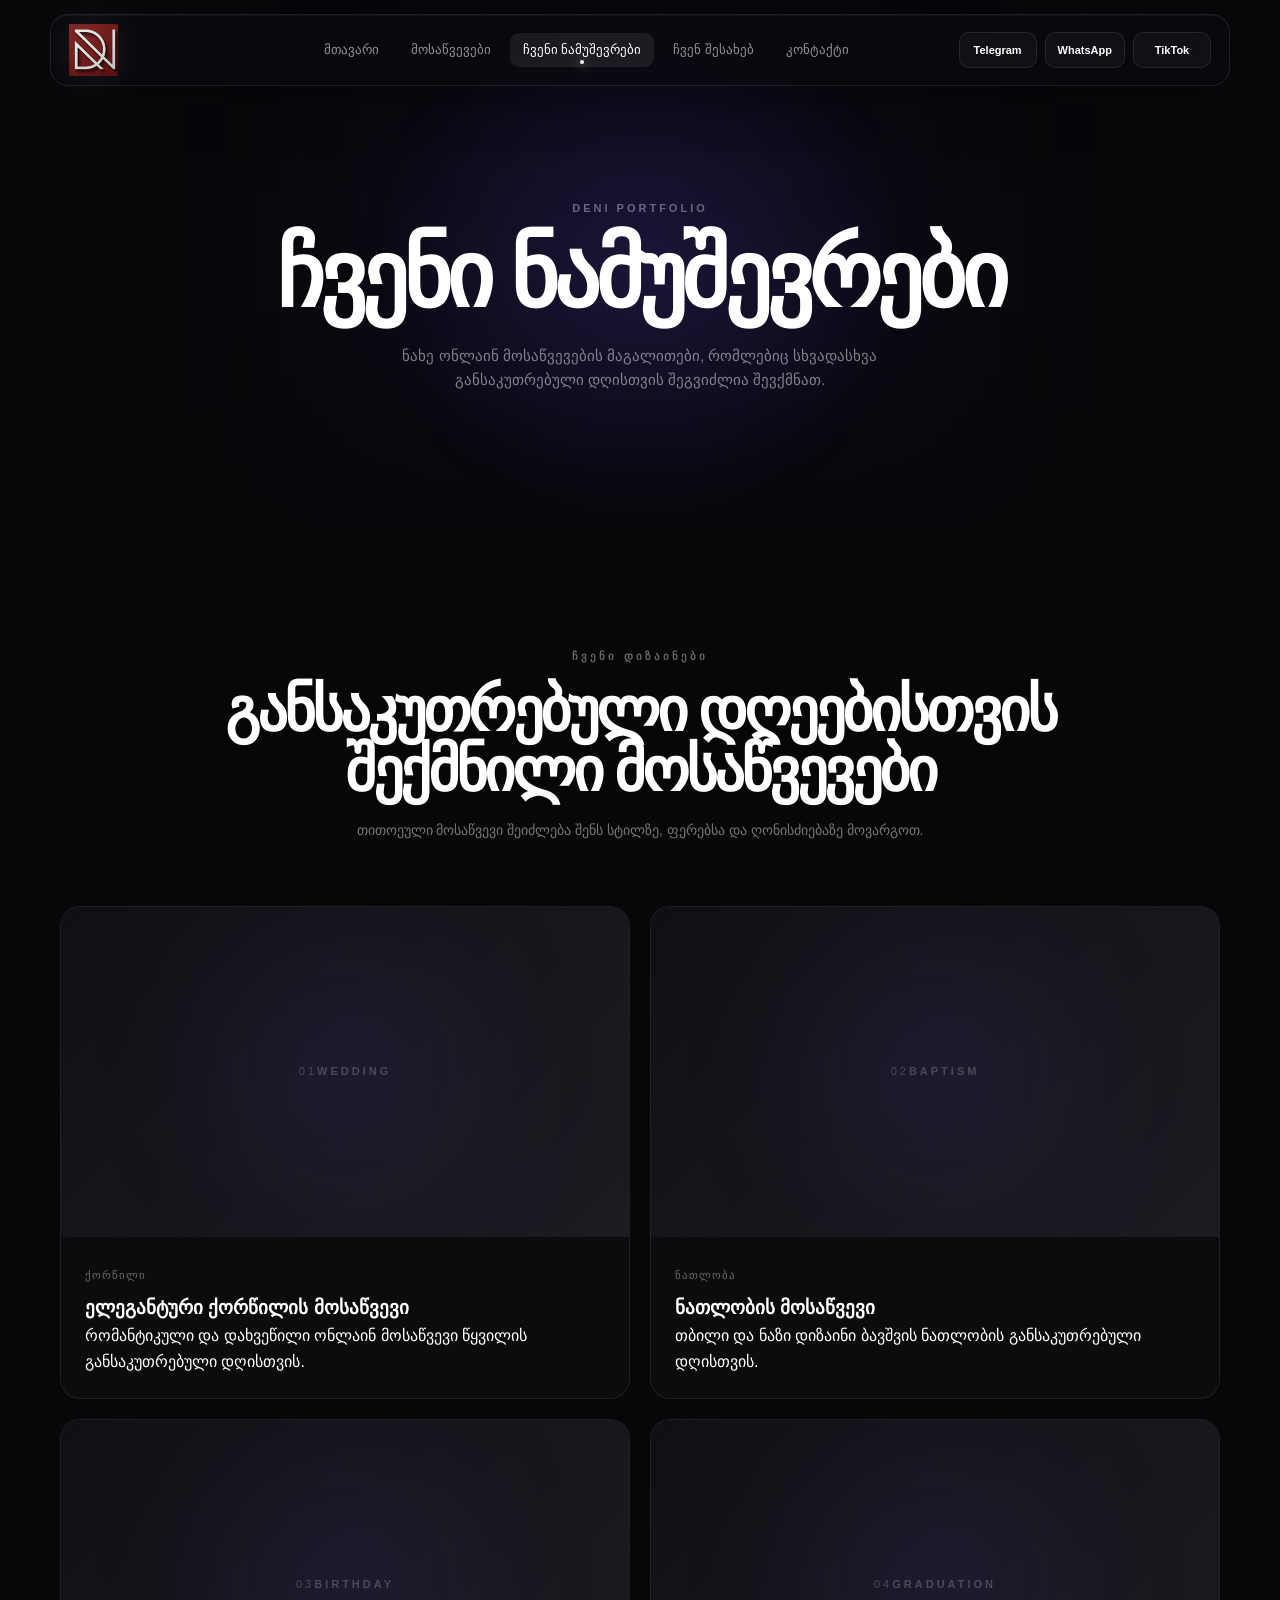
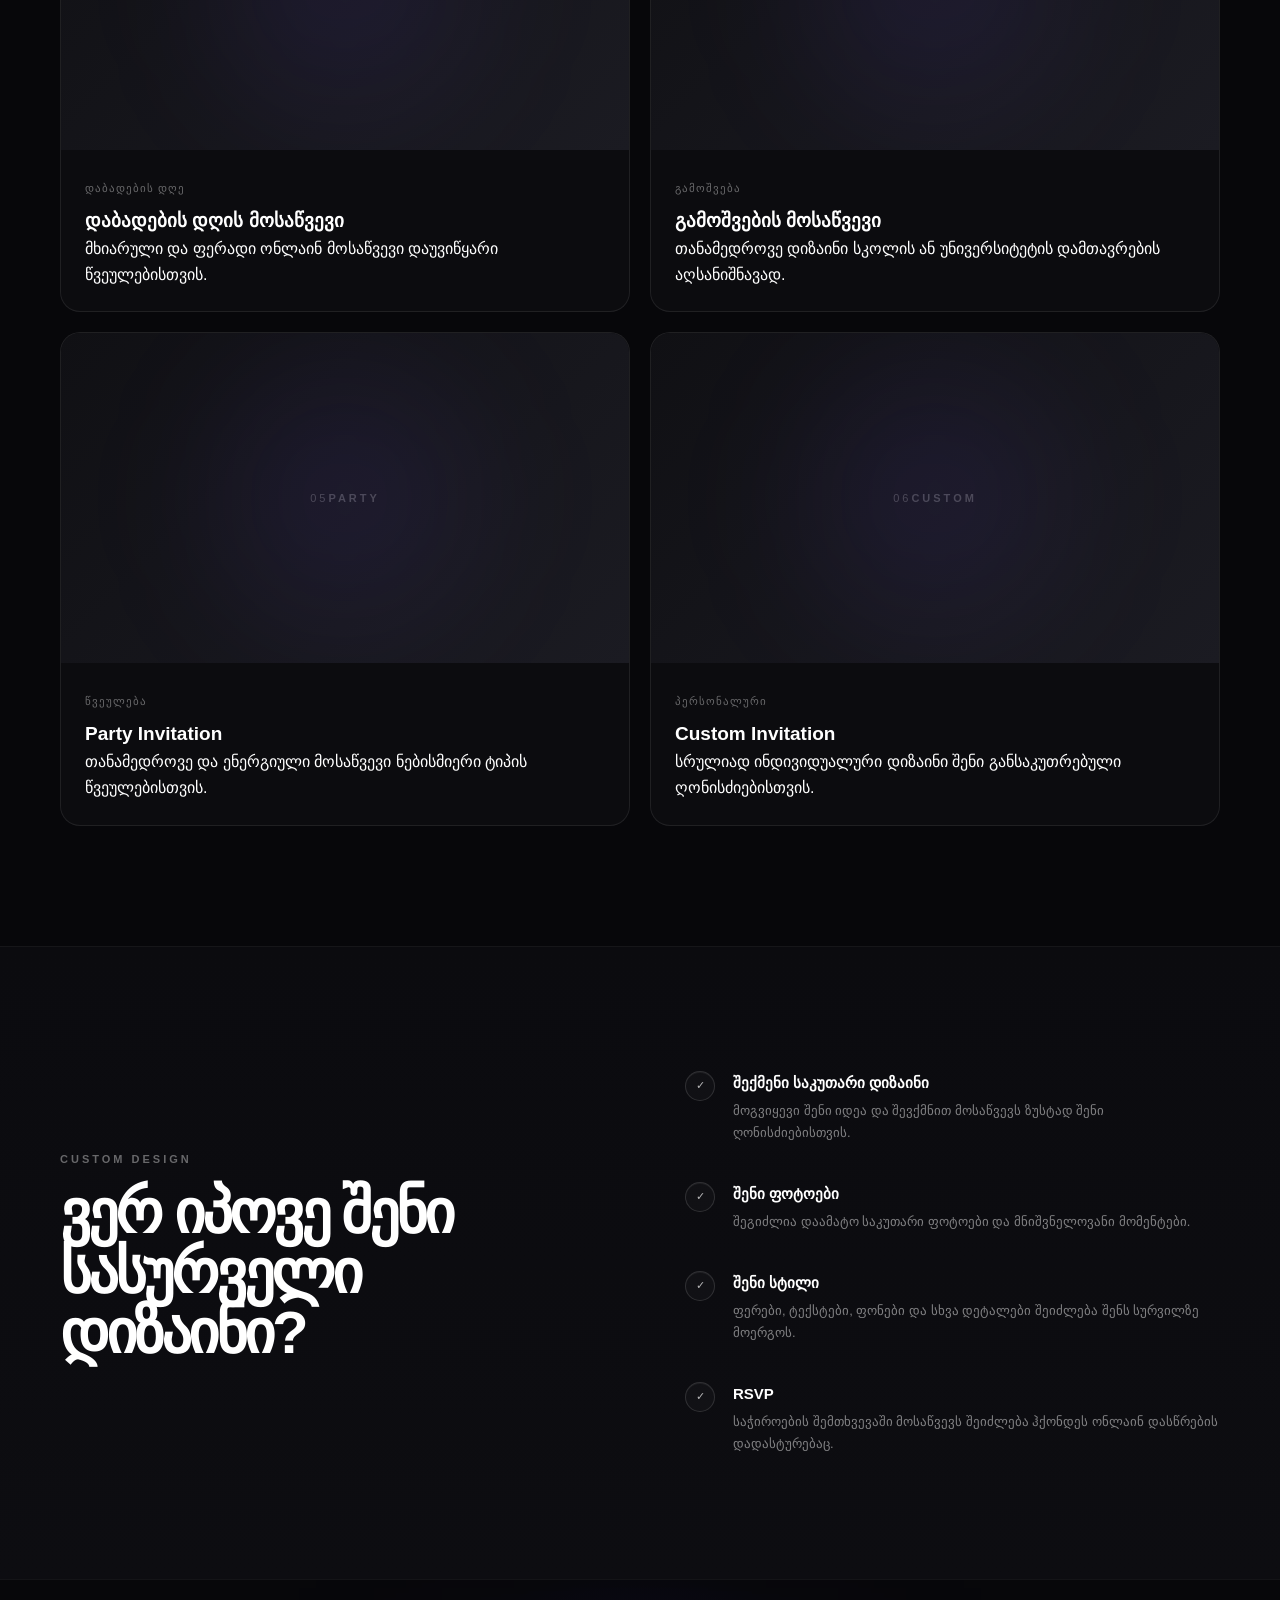
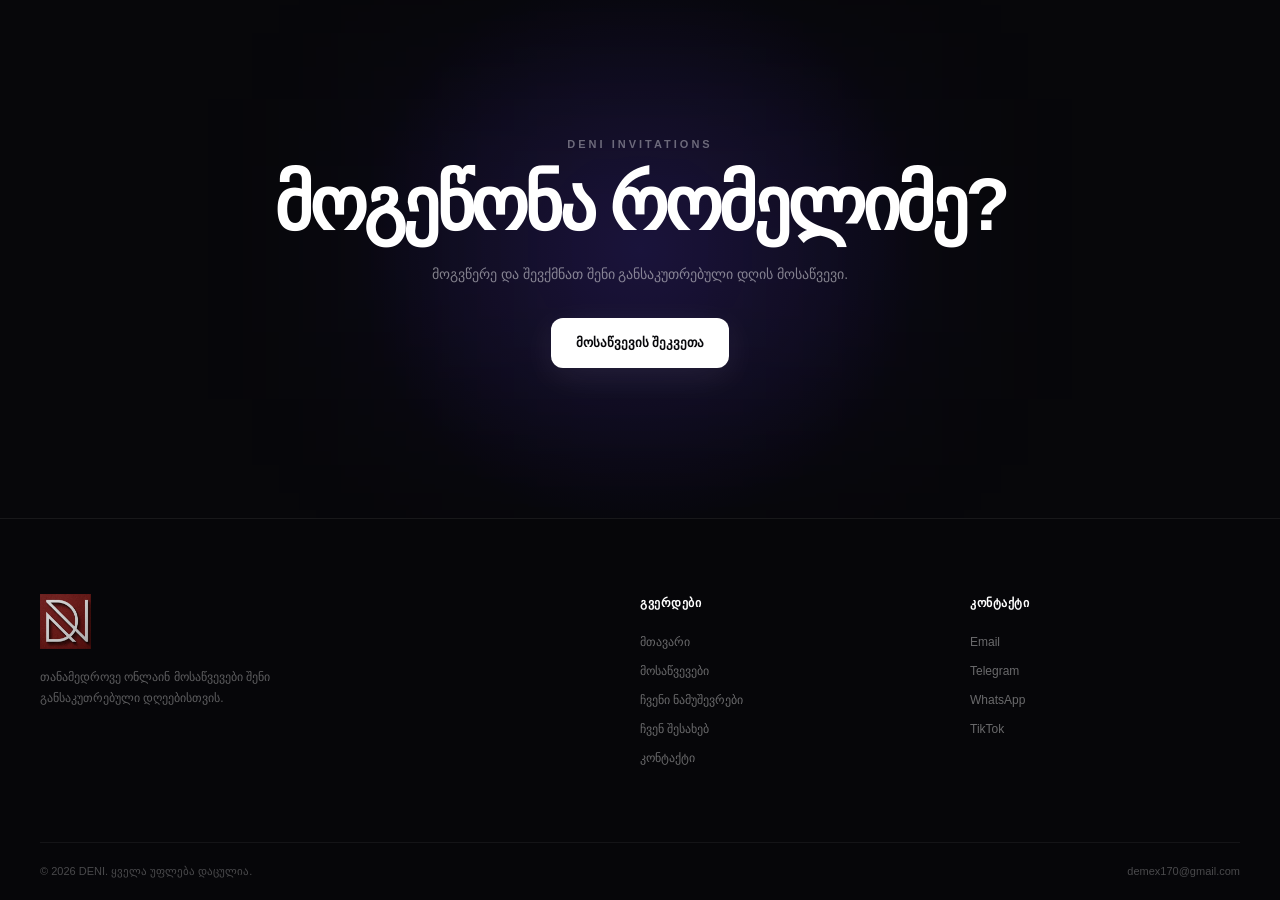
<file: portfolio.html>
<!DOCTYPE html>
<html lang="ka">

<head>

    <meta charset="UTF-8">

    <meta
        name="viewport"
        content="width=device-width, initial-scale=1.0"
    >

    <title>ჩვენი ნამუშევრები — DENI</title>

    <meta
        name="description"
        content="DENI-ს მიერ შექმნილი ონლაინ მოსაწვევების ნამუშევრები — ქორწილი, ნათლობა, დაბადების დღე, გამოშვება და სხვა."
    >

    <link rel="stylesheet" href="style.css">

</head>

<body>


<!-- =====================================================
     NAVBAR
===================================================== -->

<header class="navbar">

    <div class="nav-container">

        <!-- LOGO -->

        <a href="index.html" class="logo">

            <img
                src="logo.png"
                alt="DENI"
            >

        </a>


        <!-- NAVIGATION -->

        <nav class="nav-menu">

            <a href="index.html">
                მთავარი
            </a>

            <a href="services.html">
                მოსაწვევები
            </a>

            <a href="portfolio.html" class="active">
                ჩვენი ნამუშევრები
            </a>

            <a href="about.html">
                ჩვენ შესახებ
            </a>

            <a href="contact.html">
                კონტაქტი
            </a>

        </nav>


        <!-- SOCIAL LINKS -->

        <div class="nav-socials">

            <a
                href="https://t.me/demetre105"
                target="_blank"
                rel="noopener noreferrer"
                class="telegram"
            >
                Telegram
            </a>


            <a
                href="https://wa.me/995579089719"
                target="_blank"
                rel="noopener noreferrer"
                class="whatsapp"
            >
                WhatsApp
            </a>


            <a
                href="https://www.tiktok.com/@onlineweb_deni"
                target="_blank"
                rel="noopener noreferrer"
                class="tiktok"
            >
                TikTok
            </a>

        </div>


        <!-- MOBILE MENU -->

        <button
            class="menu-toggle"
            id="menuToggle"
            type="button"
            aria-label="მენიუს გახსნა"
            aria-controls="mobileMenu"
            aria-expanded="false"
        >
            ☰
        </button>

    </div>

</header>



<!-- =====================================================
     MOBILE MENU
===================================================== -->

<div
    class="mobile-menu"
    id="mobileMenu"
>

    <a href="index.html">
        მთავარი
    </a>


    <a href="services.html">
        მოსაწვევები
    </a>


    <a
        href="portfolio.html"
        class="active"
    >
        ჩვენი ნამუშევრები
    </a>


    <a href="about.html">
        ჩვენ შესახებ
    </a>


    <a href="contact.html">
        კონტაქტი
    </a>


    <div class="mobile-socials">

        <a
            href="https://t.me/demetre105"
            target="_blank"
            rel="noopener noreferrer"
        >
            Telegram
        </a>


        <a
            href="https://wa.me/995579089719"
            target="_blank"
            rel="noopener noreferrer"
        >
            WhatsApp
        </a>


        <a
            href="https://www.tiktok.com/@onlineweb_deni"
            target="_blank"
            rel="noopener noreferrer"
        >
            TikTok
        </a>

    </div>

</div>



<!-- =====================================================
     MAIN
===================================================== -->

<main>


    <!-- =================================================
         PAGE HERO
    ================================================== -->

    <section class="page-hero">

        <span class="section-label">
            DENI PORTFOLIO
        </span>


        <h1>
            ჩვენი ნამუშევრები
        </h1>


        <p>
            ნახე ონლაინ მოსაწვევების მაგალითები,
            რომლებიც სხვადასხვა განსაკუთრებული
            დღისთვის შეგვიძლია შევქმნათ.
        </p>

    </section>



    <!-- =================================================
         PORTFOLIO
    ================================================== -->

    <section class="section">

        <div class="section-header">

            <span class="section-label">
                ჩვენი დიზაინები
            </span>


            <h2>
                განსაკუთრებული დღეებისთვის
                შექმნილი მოსაწვევები
            </h2>


            <p>
                თითოეული მოსაწვევი შეიძლება
                შენს სტილზე, ფერებსა და
                ღონისძიებაზე მოვარგოთ.
            </p>

        </div>


        <div class="portfolio-grid">


            <!-- =================================================
                 PROJECT 01 — WEDDING
            ================================================== -->

            <div class="portfolio-card">

                <div class="portfolio-placeholder">

                    <span>
                        01
                    </span>

                    <strong>
                        WEDDING
                    </strong>

                </div>


                <div class="portfolio-info">

                    <span>
                        ქორწილი
                    </span>


                    <h3>
                        ელეგანტური ქორწილის მოსაწვევი
                    </h3>


                    <p>
                        რომანტიკული და დახვეწილი
                        ონლაინ მოსაწვევი წყვილის
                        განსაკუთრებული დღისთვის.
                    </p>

                </div>

            </div>



            <!-- =================================================
                 PROJECT 02 — BAPTISM
            ================================================== -->

            <div class="portfolio-card">

                <div class="portfolio-placeholder">

                    <span>
                        02
                    </span>

                    <strong>
                        BAPTISM
                    </strong>

                </div>


                <div class="portfolio-info">

                    <span>
                        ნათლობა
                    </span>


                    <h3>
                        ნათლობის მოსაწვევი
                    </h3>


                    <p>
                        თბილი და ნაზი დიზაინი
                        ბავშვის ნათლობის
                        განსაკუთრებული დღისთვის.
                    </p>

                </div>

            </div>



            <!-- =================================================
                 PROJECT 03 — BIRTHDAY
            ================================================== -->

            <div class="portfolio-card">

                <div class="portfolio-placeholder">

                    <span>
                        03
                    </span>

                    <strong>
                        BIRTHDAY
                    </strong>

                </div>


                <div class="portfolio-info">

                    <span>
                        დაბადების დღე
                    </span>


                    <h3>
                        დაბადების დღის მოსაწვევი
                    </h3>


                    <p>
                        მხიარული და ფერადი
                        ონლაინ მოსაწვევი
                        დაუვიწყარი წვეულებისთვის.
                    </p>

                </div>

            </div>



            <!-- =================================================
                 PROJECT 04 — GRADUATION
            ================================================== -->

            <div class="portfolio-card">

                <div class="portfolio-placeholder">

                    <span>
                        04
                    </span>

                    <strong>
                        GRADUATION
                    </strong>

                </div>


                <div class="portfolio-info">

                    <span>
                        გამოშვება
                    </span>


                    <h3>
                        გამოშვების მოსაწვევი
                    </h3>


                    <p>
                        თანამედროვე დიზაინი
                        სკოლის ან უნივერსიტეტის
                        დამთავრების აღსანიშნავად.
                    </p>

                </div>

            </div>



            <!-- =================================================
                 PROJECT 05 — PARTY
            ================================================== -->

            <div class="portfolio-card">

                <div class="portfolio-placeholder">

                    <span>
                        05
                    </span>

                    <strong>
                        PARTY
                    </strong>

                </div>


                <div class="portfolio-info">

                    <span>
                        წვეულება
                    </span>


                    <h3>
                        Party Invitation
                    </h3>


                    <p>
                        თანამედროვე და ენერგიული
                        მოსაწვევი ნებისმიერი
                        ტიპის წვეულებისთვის.
                    </p>

                </div>

            </div>



            <!-- =================================================
                 PROJECT 06 — CUSTOM
            ================================================== -->

            <div class="portfolio-card">

                <div class="portfolio-placeholder">

                    <span>
                        06
                    </span>

                    <strong>
                        CUSTOM
                    </strong>

                </div>


                <div class="portfolio-info">

                    <span>
                        პერსონალური
                    </span>


                    <h3>
                        Custom Invitation
                    </h3>


                    <p>
                        სრულიად ინდივიდუალური
                        დიზაინი შენი განსაკუთრებული
                        ღონისძიებისთვის.
                    </p>

                </div>

            </div>


        </div>

    </section>



    <!-- =================================================
         CUSTOM DESIGN
    ================================================== -->

    <section class="section dark-section">

        <div class="split-section">

            <div>

                <span class="section-label">
                    CUSTOM DESIGN
                </span>


                <h2>
                    ვერ იპოვე შენი
                    სასურველი დიზაინი?
                </h2>

            </div>


            <div class="features">

                <div class="feature">

                    <span>
                        ✓
                    </span>


                    <div>

                        <h3>
                            შექმენი საკუთარი დიზაინი
                        </h3>


                        <p>
                            მოგვიყევი შენი იდეა და
                            შევქმნით მოსაწვევს ზუსტად
                            შენი ღონისძიებისთვის.
                        </p>

                    </div>

                </div>


                <div class="feature">

                    <span>
                        ✓
                    </span>


                    <div>

                        <h3>
                            შენი ფოტოები
                        </h3>


                        <p>
                            შეგიძლია დაამატო საკუთარი
                            ფოტოები და მნიშვნელოვანი
                            მომენტები.
                        </p>

                    </div>

                </div>


                <div class="feature">

                    <span>
                        ✓
                    </span>


                    <div>

                        <h3>
                            შენი სტილი
                        </h3>


                        <p>
                            ფერები, ტექსტები, ფონები და
                            სხვა დეტალები შეიძლება
                            შენს სურვილზე მოერგოს.
                        </p>

                    </div>

                </div>


                <div class="feature">

                    <span>
                        ✓
                    </span>


                    <div>

                        <h3>
                            RSVP
                        </h3>


                        <p>
                            საჭიროების შემთხვევაში
                            მოსაწვევს შეიძლება ჰქონდეს
                            ონლაინ დასწრების დადასტურებაც.
                        </p>

                    </div>

                </div>

            </div>

        </div>

    </section>



    <!-- =================================================
         CTA
    ================================================== -->

    <section class="cta">

        <div>

            <span class="section-label">
                DENI INVITATIONS
            </span>


            <h2>
                მოგეწონა რომელიმე?
            </h2>


            <p>
                მოგვწერე და შევქმნათ შენი
                განსაკუთრებული დღის მოსაწვევი.
            </p>


            <a
                href="contact.html"
                class="btn btn-primary"
            >
                მოსაწვევის შეკვეთა
            </a>

        </div>

    </section>

</main>



<!-- =====================================================
     FOOTER
===================================================== -->

<footer class="footer">

    <div class="footer-container">


        <!-- BRAND -->

        <div class="footer-brand">

            <a
                href="index.html"
                class="footer-logo"
            >

                <img
                    src="logo.png"
                    alt="DENI"
                >

            </a>


            <p>
                თანამედროვე ონლაინ მოსაწვევები
                შენი განსაკუთრებული დღეებისთვის.
            </p>

        </div>



        <!-- PAGES -->

        <div class="footer-column">

            <h4>
                გვერდები
            </h4>


            <a href="index.html">
                მთავარი
            </a>


            <a href="services.html">
                მოსაწვევები
            </a>


            <a href="portfolio.html">
                ჩვენი ნამუშევრები
            </a>


            <a href="about.html">
                ჩვენ შესახებ
            </a>


            <a href="contact.html">
                კონტაქტი
            </a>

        </div>



        <!-- CONTACT -->

        <div class="footer-column">

            <h4>
                კონტაქტი
            </h4>


            <a href="mailto:demex170@gmail.com">
                Email
            </a>


            <a
                href="https://t.me/demetre105"
                target="_blank"
                rel="noopener noreferrer"
            >
                Telegram
            </a>


            <a
                href="https://wa.me/995579089719"
                target="_blank"
                rel="noopener noreferrer"
            >
                WhatsApp
            </a>


            <a
                href="https://www.tiktok.com/@onlineweb_deni"
                target="_blank"
                rel="noopener noreferrer"
            >
                TikTok
            </a>

        </div>

    </div>



    <!-- FOOTER BOTTOM -->

    <div class="footer-bottom">

        <span>
            © 2026 DENI. ყველა უფლება დაცულია.
        </span>


        <a href="mailto:demex170@gmail.com">
            demex170@gmail.com
        </a>

    </div>

</footer>



<script src="script.js"></script>

</body>

</html>
</file>
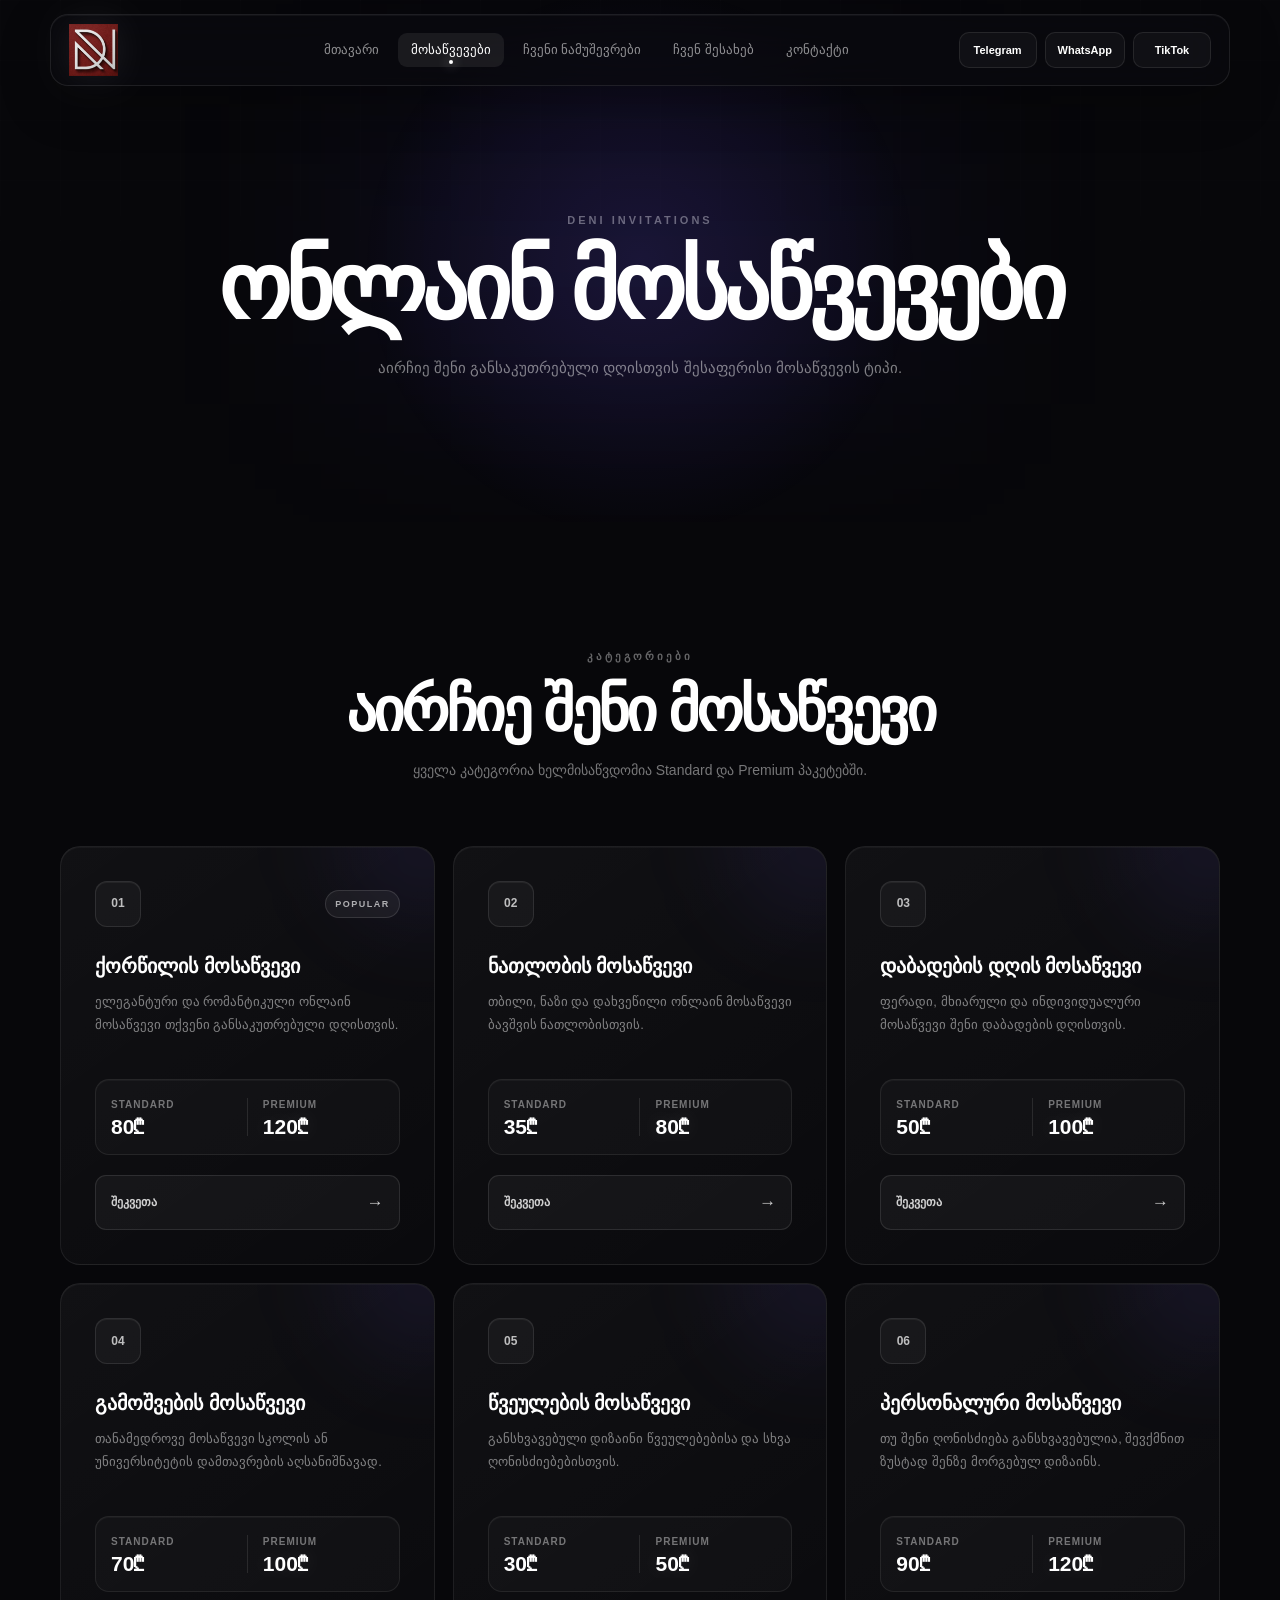
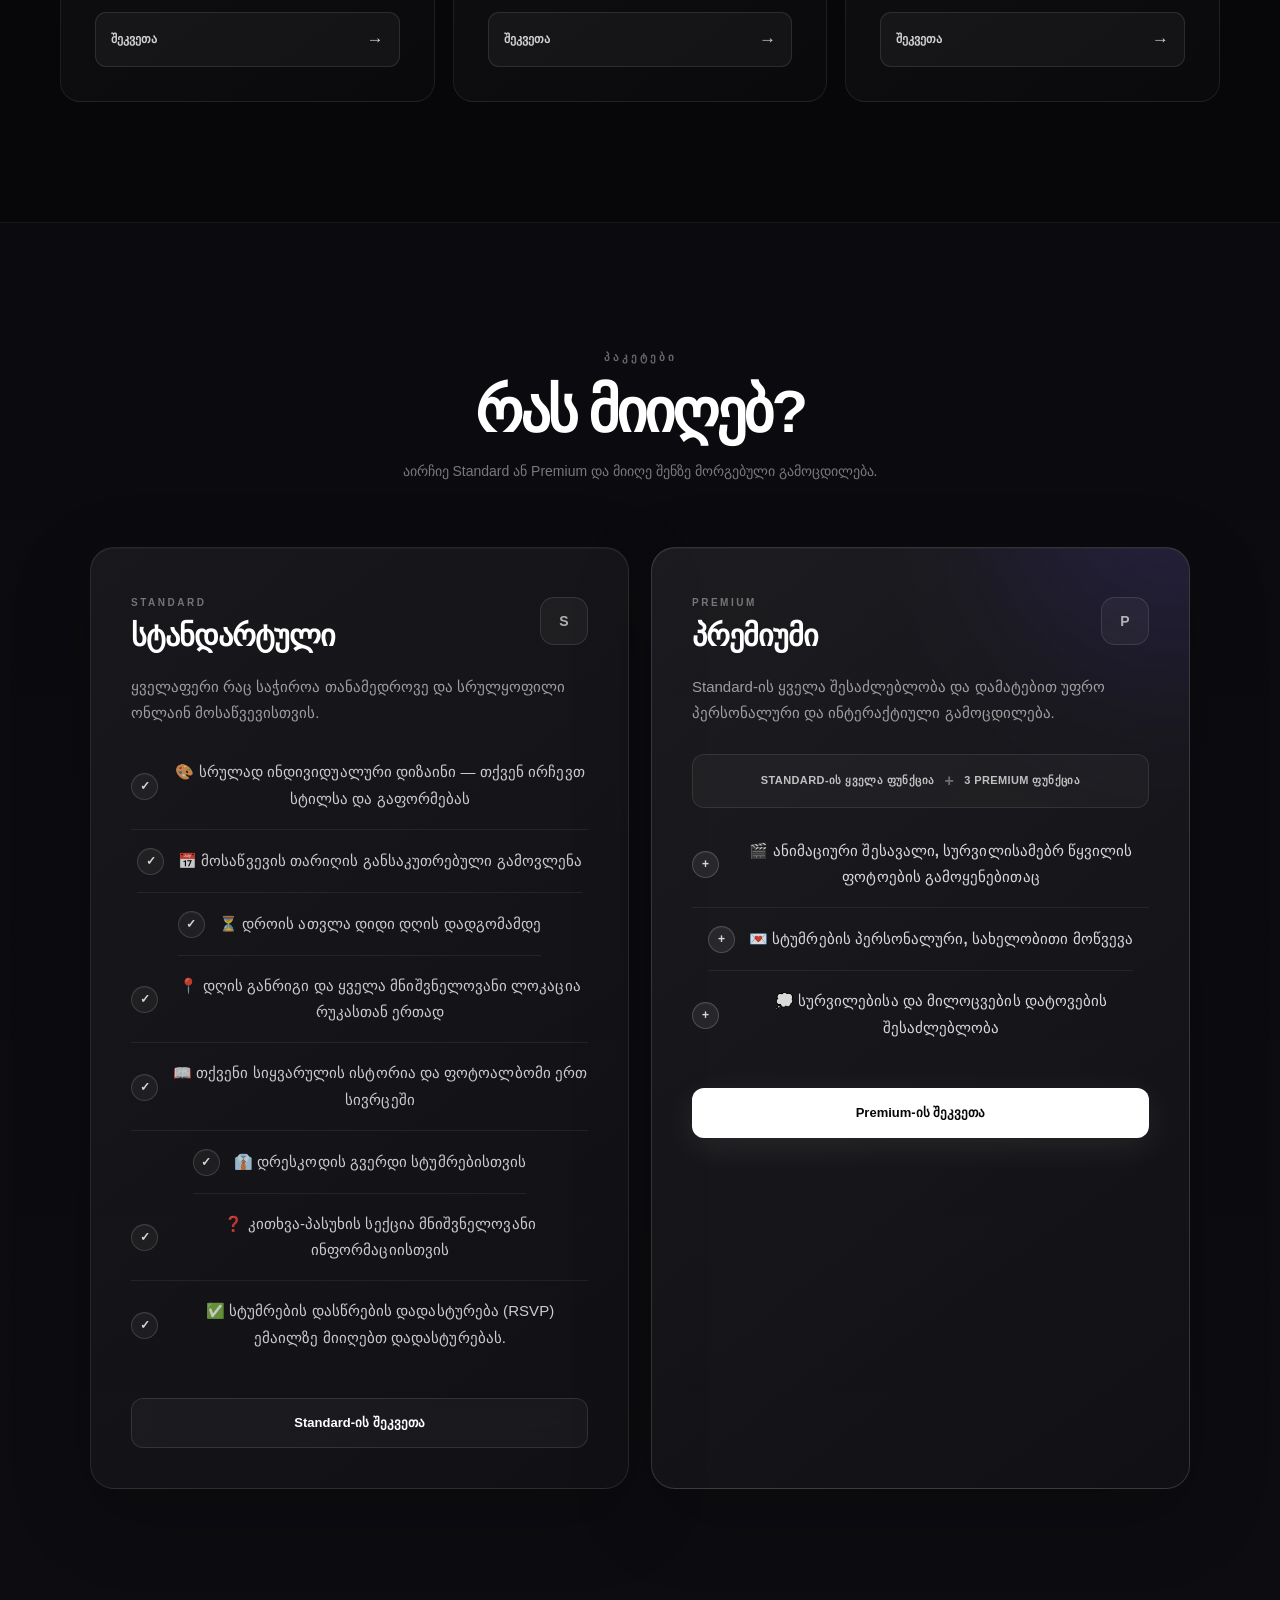
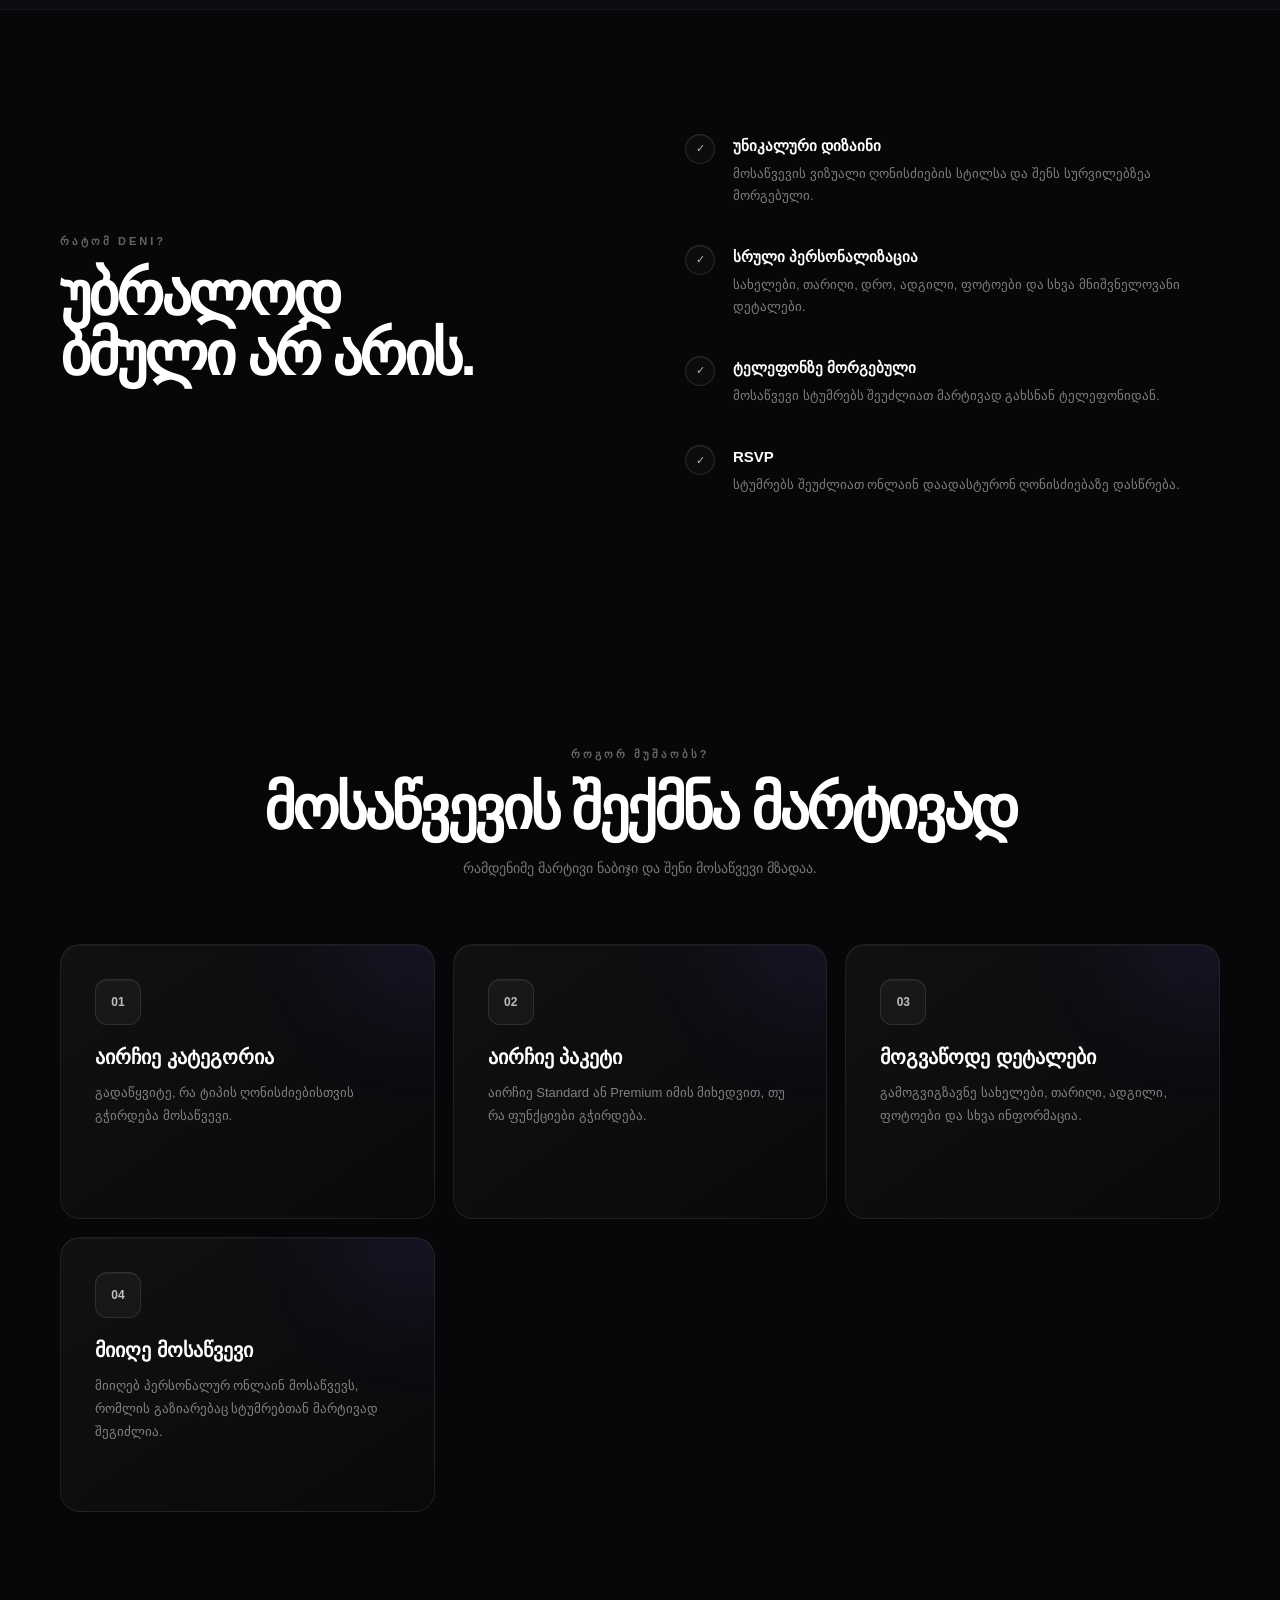
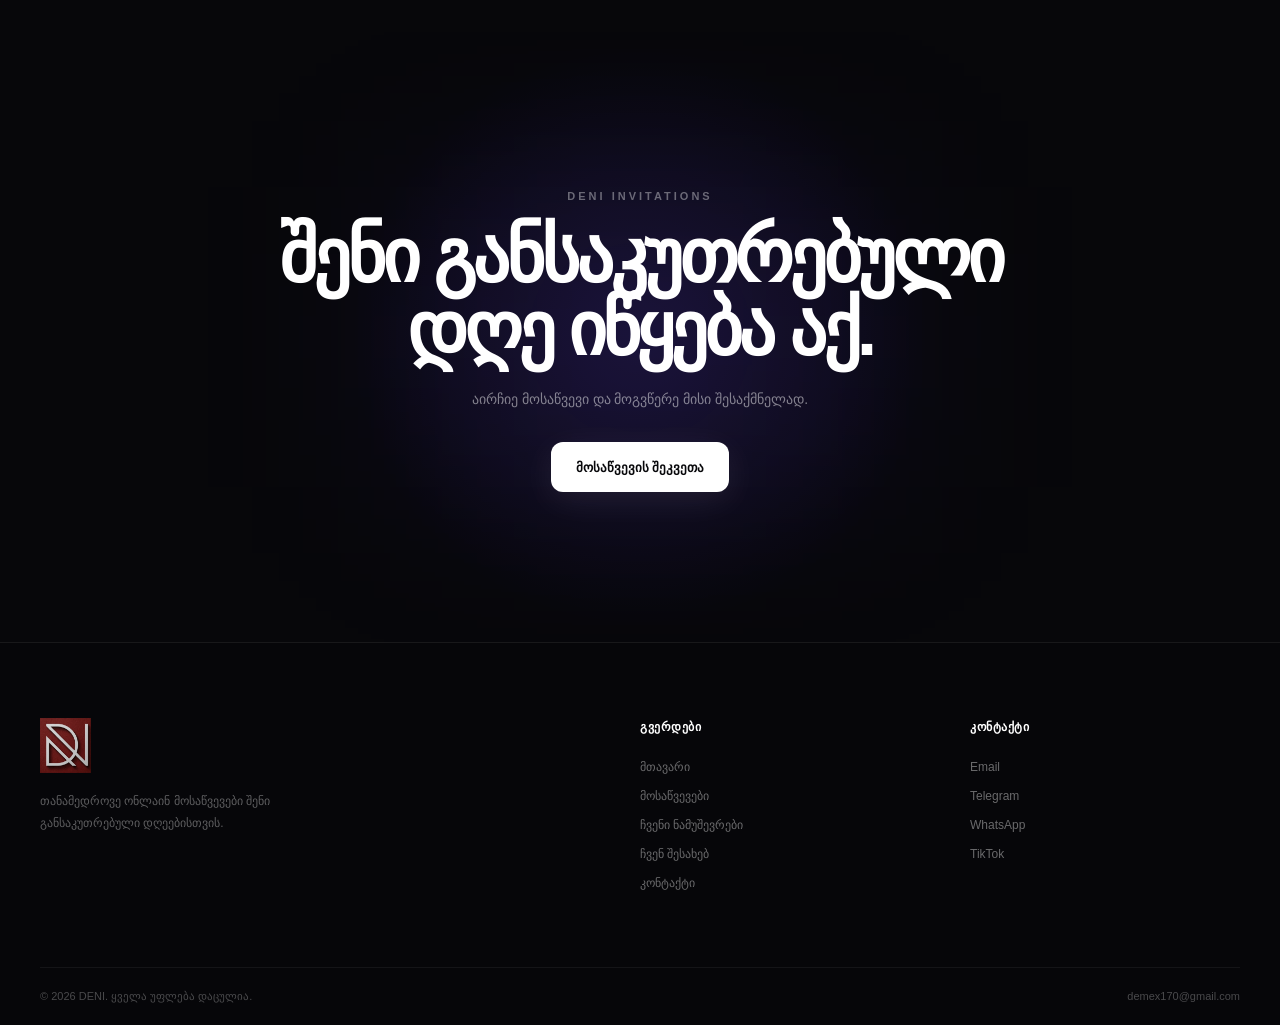
<file: services.html>
<!DOCTYPE html>
<html lang="ka">

<head>

    <meta charset="UTF-8">

    <meta
        name="viewport"
        content="width=device-width, initial-scale=1.0"
    >

    <title>მოსაწვევები — DENI</title>

    <meta
        name="description"
        content="DENI — თანამედროვე ონლაინ მოსაწვევები ქორწილისთვის, ნათლობისთვის, დაბადების დღისთვის, გამოშვებისთვის და სხვა განსაკუთრებული დღეებისთვის."
    >

    <link rel="stylesheet" href="style.css">

</head>

<body>


<!-- =====================================================
     NAVBAR
===================================================== -->

<header class="navbar">

    <div class="nav-container">

        <a href="index.html" class="logo">
            <img src="logo.png" alt="DENI">
        </a>


        <nav class="nav-menu">

            <a href="index.html">
                მთავარი
            </a>

            <a href="services.html" class="active">
                მოსაწვევები
            </a>

            <a href="portfolio.html">
                ჩვენი ნამუშევრები
            </a>

            <a href="about.html">
                ჩვენ შესახებ
            </a>

            <a href="contact.html">
                კონტაქტი
            </a>

        </nav>


        <div class="nav-socials">

            <a
                href="https://t.me/demetre105"
                target="_blank"
                rel="noopener noreferrer"
            >
                Telegram
            </a>

            <a
                href="https://wa.me/995579089719"
                target="_blank"
                rel="noopener noreferrer"
            >
                WhatsApp
            </a>

            <a
                href="https://www.tiktok.com/@onlineweb_deni"
                target="_blank"
                rel="noopener noreferrer"
            >
                TikTok
            </a>

        </div>


        <button
            class="menu-toggle"
            id="menuToggle"
            type="button"
            aria-label="მენიუს გახსნა"
            aria-controls="mobileMenu"
            aria-expanded="false"
        >
            ☰
        </button>

    </div>

</header>



<!-- =====================================================
     MOBILE MENU
===================================================== -->

<div
    class="mobile-menu"
    id="mobileMenu"
>

    <a href="index.html">
        მთავარი
    </a>

    <a
        href="services.html"
        class="active"
    >
        მოსაწვევები
    </a>

    <a href="portfolio.html">
        ჩვენი ნამუშევრები
    </a>

    <a href="about.html">
        ჩვენ შესახებ
    </a>

    <a href="contact.html">
        კონტაქტი
    </a>


    <div class="mobile-socials">

        <a
            href="https://t.me/demetre105"
            target="_blank"
            rel="noopener noreferrer"
        >
            Telegram
        </a>

        <a
            href="https://wa.me/995579089719"
            target="_blank"
            rel="noopener noreferrer"
        >
            WhatsApp
        </a>

        <a
            href="https://www.tiktok.com/@onlineweb_deni"
            target="_blank"
            rel="noopener noreferrer"
        >
            TikTok
        </a>

    </div>

</div>



<!-- =====================================================
     MAIN
===================================================== -->

<main>


    <!-- =================================================
         PAGE HERO
    ================================================== -->

    <section class="page-hero">

        <span class="section-label">
            DENI INVITATIONS
        </span>

        <h1>
            ონლაინ მოსაწვევები
        </h1>

        <p>
            აირჩიე შენი განსაკუთრებული დღისთვის
            შესაფერისი მოსაწვევის ტიპი.
        </p>

    </section>



    <!-- =================================================
         INVITATION CATEGORIES
    ================================================== -->

    <section class="section">

        <div class="section-header">

            <span class="section-label">
                კატეგორიები
            </span>

            <h2>
                აირჩიე შენი მოსაწვევი
            </h2>

            <p>
                ყველა კატეგორია ხელმისაწვდომია
                Standard და Premium პაკეტებში.
            </p>

        </div>



        <div class="services-grid">


            <!-- =================================================
                 01
            ================================================= -->

            <div class="service-card invitation-card">

                <div class="service-card-top">

                    <div class="service-icon">
                        01
                    </div>

                    <span class="card-status">
                        POPULAR
                    </span>

                </div>


                <h3>
                    ქორწილის მოსაწვევი
                </h3>

                <p>
                    ელეგანტური და რომანტიკული
                    ონლაინ მოსაწვევი თქვენი
                    განსაკუთრებული დღისთვის.
                </p>


                <div class="price-box">

                    <div class="price-item">

                        <span>
                            Standard
                        </span>

                        <strong>
                            80₾
                        </strong>

                    </div>


                    <div class="price-divider"></div>


                    <div class="price-item premium-price">

                        <span>
                            Premium
                        </span>

                        <strong>
                            120₾
                        </strong>

                    </div>

                </div>


                <a
                    href="contact.html"
                    class="card-order"
                >
                    შეკვეთა
                    <span>→</span>
                </a>

            </div>



            <!-- =================================================
                 02
            ================================================= -->

            <div class="service-card invitation-card">

                <div class="service-card-top">

                    <div class="service-icon">
                        02
                    </div>

                </div>


                <h3>
                    ნათლობის მოსაწვევი
                </h3>

                <p>
                    თბილი, ნაზი და დახვეწილი
                    ონლაინ მოსაწვევი ბავშვის
                    ნათლობისთვის.
                </p>


                <div class="price-box">

                    <div class="price-item">

                        <span>
                            Standard
                        </span>

                        <strong>
                            35₾
                        </strong>

                    </div>


                    <div class="price-divider"></div>


                    <div class="price-item premium-price">

                        <span>
                            Premium
                        </span>

                        <strong>
                            80₾
                        </strong>

                    </div>

                </div>


                <a
                    href="contact.html"
                    class="card-order"
                >
                    შეკვეთა
                    <span>→</span>
                </a>

            </div>



            <!-- =================================================
                 03
            ================================================= -->

            <div class="service-card invitation-card">

                <div class="service-card-top">

                    <div class="service-icon">
                        03
                    </div>

                </div>


                <h3>
                    დაბადების დღის მოსაწვევი
                </h3>

                <p>
                    ფერადი, მხიარული და
                    ინდივიდუალური მოსაწვევი
                    შენი დაბადების დღისთვის.
                </p>


                <div class="price-box">

                    <div class="price-item">

                        <span>
                            Standard
                        </span>

                        <strong>
                            50₾
                        </strong>

                    </div>


                    <div class="price-divider"></div>


                    <div class="price-item premium-price">

                        <span>
                            Premium
                        </span>

                        <strong>
                            100₾
                        </strong>

                    </div>

                </div>


                <a
                    href="contact.html"
                    class="card-order"
                >
                    შეკვეთა
                    <span>→</span>
                </a>

            </div>



            <!-- =================================================
                 04
            ================================================= -->

            <div class="service-card invitation-card">

                <div class="service-card-top">

                    <div class="service-icon">
                        04
                    </div>

                </div>


                <h3>
                    გამოშვების მოსაწვევი
                </h3>

                <p>
                    თანამედროვე მოსაწვევი
                    სკოლის ან უნივერსიტეტის
                    დამთავრების აღსანიშნავად.
                </p>


                <div class="price-box">

                    <div class="price-item">

                        <span>
                            Standard
                        </span>

                        <strong>
                            70₾
                        </strong>

                    </div>


                    <div class="price-divider"></div>


                    <div class="price-item premium-price">

                        <span>
                            Premium
                        </span>

                        <strong>
                            100₾
                        </strong>

                    </div>

                </div>


                <a
                    href="contact.html"
                    class="card-order"
                >
                    შეკვეთა
                    <span>→</span>
                </a>

            </div>



            <!-- =================================================
                 05
            ================================================= -->

            <div class="service-card invitation-card">

                <div class="service-card-top">

                    <div class="service-icon">
                        05
                    </div>

                </div>


                <h3>
                    წვეულების მოსაწვევი
                </h3>

                <p>
                    განსხვავებული დიზაინი
                    წვეულებებისა და სხვა
                    ღონისძიებებისთვის.
                </p>


                <div class="price-box">

                    <div class="price-item">

                        <span>
                            Standard
                        </span>

                        <strong>
                            30₾
                        </strong>

                    </div>


                    <div class="price-divider"></div>


                    <div class="price-item premium-price">

                        <span>
                            Premium
                        </span>

                        <strong>
                            50₾
                        </strong>

                    </div>

                </div>


                <a
                    href="contact.html"
                    class="card-order"
                >
                    შეკვეთა
                    <span>→</span>
                </a>

            </div>



            <!-- =================================================
                 06
            ================================================= -->

            <div class="service-card invitation-card">

                <div class="service-card-top">

                    <div class="service-icon">
                        06
                    </div>

                </div>


                <h3>
                    პერსონალური მოსაწვევი
                </h3>

                <p>
                    თუ შენი ღონისძიება
                    განსხვავებულია, შევქმნით
                    ზუსტად შენზე მორგებულ დიზაინს.
                </p>


                <div class="price-box">

                    <div class="price-item">

                        <span>
                            Standard
                        </span>

                        <strong>
                            90₾
                        </strong>

                    </div>


                    <div class="price-divider"></div>


                    <div class="price-item premium-price">

                        <span>
                            Premium
                        </span>

                        <strong>
                            120₾
                        </strong>

                    </div>

                </div>


                <a
                    href="contact.html"
                    class="card-order"
                >
                    შეკვეთა
                    <span>→</span>
                </a>

            </div>


        </div>

    </section>



    <!-- =================================================
         PACKAGES
    ================================================== -->

    <section class="section dark-section packages-section">

        <div class="section-header">

            <span class="section-label">
                პაკეტები
            </span>

            <h2>
                რას მიიღებ?
            </h2>

            <p>
                აირჩიე Standard ან Premium
                და მიიღე შენზე მორგებული გამოცდილება.
            </p>

        </div>



        <div class="packages-grid">


            <!-- STANDARD -->

            <div class="package-card">

                <div class="package-header">

                    <div>

                        <span class="package-label">
                            STANDARD
                        </span>

                        <h3>
                            სტანდარტული
                        </h3>

                    </div>

                    <div class="package-symbol">
                        S
                    </div>

                </div>


                <p class="package-description">
                    ყველაფერი რაც საჭიროა
                    თანამედროვე და სრულყოფილი
                    ონლაინ მოსაწვევისთვის.
                </p>


                <div class="package-features">

                    <div class="package-feature">
                        <span>✓</span>
                        <p>
                            🎨 სრულად ინდივიდუალური დიზაინი —
                            თქვენ ირჩევთ სტილსა და გაფორმებას
                        </p>
                    </div>


                    <div class="package-feature">
                        <span>✓</span>
                        <p>
                            📅 მოსაწვევის თარიღის
                            განსაკუთრებული გამოვლენა
                        </p>
                    </div>


                    <div class="package-feature">
                        <span>✓</span>
                        <p>
                            ⏳ დროის ათვლა დიდი დღის
                            დადგომამდე
                        </p>
                    </div>


                    <div class="package-feature">
                        <span>✓</span>
                        <p>
                            📍 დღის განრიგი და ყველა
                            მნიშვნელოვანი ლოკაცია რუკასთან ერთად
                        </p>
                    </div>


                    <div class="package-feature">
                        <span>✓</span>
                        <p>
                            📖 თქვენი სიყვარულის ისტორია
                            და ფოტოალბომი ერთ სივრცეში
                        </p>
                    </div>


                    <div class="package-feature">
                        <span>✓</span>
                        <p>
                            👔 დრესკოდის გვერდი
                            სტუმრებისთვის
                        </p>
                    </div>


                    <div class="package-feature">
                        <span>✓</span>
                        <p>
                            ❓ კითხვა-პასუხის სექცია
                            მნიშვნელოვანი ინფორმაციისთვის
                        </p>
                    </div>


                    <div class="package-feature">
                        <span>✓</span>
                        <p>
                            ✅ სტუმრების დასწრების
                            დადასტურება (RSVP) ემაილზე მიიღებთ დადასტურებას.
                        </p>
                    </div>

                </div>


                <a
                    href="contact.html"
                    class="btn btn-secondary package-button"
                >
                    Standard-ის შეკვეთა
                </a>

            </div>



            <!-- PREMIUM -->

            <div class="package-card premium-package">

                <div class="premium-glow"></div>


                <div class="package-header">

                    <div>

                        <span class="package-label">
                            PREMIUM
                        </span>

                        <h3>
                            პრემიუმი
                        </h3>

                    </div>

                    <div class="package-symbol">
                        P
                    </div>

                </div>


                <p class="package-description">
                    Standard-ის ყველა შესაძლებლობა
                    და დამატებით უფრო პერსონალური
                    და ინტერაქტიული გამოცდილება.
                </p>


                <div class="package-includes">

                    <span>
                        STANDARD-ის ყველა ფუნქცია
                    </span>

                    <span>
                        +
                    </span>

                    <span>
                        3 PREMIUM ფუნქცია
                    </span>

                </div>


                <div class="package-features">

                    <div class="package-feature">
                        <span>+</span>

                        <p>
                            🎬 ანიმაციური შესავალი,
                            სურვილისამებრ წყვილის
                            ფოტოების გამოყენებითაც
                        </p>
                    </div>


                    <div class="package-feature">
                        <span>+</span>

                        <p>
                            💌 სტუმრების პერსონალური,
                            სახელობითი მოწვევა
                        </p>
                    </div>


                    <div class="package-feature">
                        <span>+</span>

                        <p>
                            💭 სურვილებისა და მილოცვების
                            დატოვების შესაძლებლობა
                        </p>
                    </div>

                </div>


                <a
                    href="contact.html"
                    class="btn btn-primary package-button"
                >
                    Premium-ის შეკვეთა
                </a>

            </div>

        </div>

    </section>



    <!-- =================================================
         WHY DENI
    ================================================== -->

    <section class="section">

        <div class="split-section">

            <div>

                <span class="section-label">
                    რატომ DENI?
                </span>


                <h2>
                    უბრალოდ ბმული
                    არ არის.
                </h2>

            </div>


            <div class="features">


                <div class="feature">

                    <span>
                        ✓
                    </span>

                    <div>

                        <h3>
                            უნიკალური დიზაინი
                        </h3>

                        <p>
                            მოსაწვევის ვიზუალი
                            ღონისძიების სტილსა და
                            შენს სურვილებზეა მორგებული.
                        </p>

                    </div>

                </div>


                <div class="feature">

                    <span>
                        ✓
                    </span>

                    <div>

                        <h3>
                            სრული პერსონალიზაცია
                        </h3>

                        <p>
                            სახელები, თარიღი, დრო,
                            ადგილი, ფოტოები და
                            სხვა მნიშვნელოვანი დეტალები.
                        </p>

                    </div>

                </div>


                <div class="feature">

                    <span>
                        ✓
                    </span>

                    <div>

                        <h3>
                            ტელეფონზე მორგებული
                        </h3>

                        <p>
                            მოსაწვევი სტუმრებს
                            შეუძლიათ მარტივად გახსნან
                            ტელეფონიდან.
                        </p>

                    </div>

                </div>


                <div class="feature">

                    <span>
                        ✓
                    </span>

                    <div>

                        <h3>
                            RSVP
                        </h3>

                        <p>
                            სტუმრებს შეუძლიათ
                            ონლაინ დაადასტურონ
                            ღონისძიებაზე დასწრება.
                        </p>

                    </div>

                </div>


            </div>

        </div>

    </section>



    <!-- =================================================
         HOW IT WORKS
    ================================================== -->

    <section class="section">

        <div class="section-header">

            <span class="section-label">
                როგორ მუშაობს?
            </span>


            <h2>
                მოსაწვევის შექმნა
                მარტივად
            </h2>


            <p>
                რამდენიმე მარტივი ნაბიჯი
                და შენი მოსაწვევი მზადაა.
            </p>

        </div>


        <div class="services-grid">


            <div class="service-card">

                <div class="service-icon">
                    01
                </div>

                <h3>
                    აირჩიე კატეგორია
                </h3>

                <p>
                    გადაწყვიტე, რა ტიპის
                    ღონისძიებისთვის გჭირდება
                    მოსაწვევი.
                </p>

            </div>


            <div class="service-card">

                <div class="service-icon">
                    02
                </div>

                <h3>
                    აირჩიე პაკეტი
                </h3>

                <p>
                    აირჩიე Standard ან Premium
                    იმის მიხედვით, თუ რა ფუნქციები
                    გჭირდება.
                </p>

            </div>


            <div class="service-card">

                <div class="service-icon">
                    03
                </div>

                <h3>
                    მოგვაწოდე დეტალები
                </h3>

                <p>
                    გამოგვიგზავნე სახელები,
                    თარიღი, ადგილი, ფოტოები
                    და სხვა ინფორმაცია.
                </p>

            </div>


            <div class="service-card">

                <div class="service-icon">
                    04
                </div>

                <h3>
                    მიიღე მოსაწვევი
                </h3>

                <p>
                    მიიღებ პერსონალურ ონლაინ
                    მოსაწვევს, რომლის გაზიარებაც
                    სტუმრებთან მარტივად შეგიძლია.
                </p>

            </div>

        </div>

    </section>



    <!-- =================================================
         CTA
    ================================================== -->

    <section class="cta">

        <div>

            <span class="section-label">
                DENI INVITATIONS
            </span>


            <h2>
                შენი განსაკუთრებული დღე
                იწყება აქ.
            </h2>


            <p>
                აირჩიე მოსაწვევი და მოგვწერე
                მისი შესაქმნელად.
            </p>


            <a
                href="contact.html"
                class="btn btn-primary"
            >
                მოსაწვევის შეკვეთა
            </a>

        </div>

    </section>

</main>



<!-- =====================================================
     FOOTER
===================================================== -->

<footer class="footer">

    <div class="footer-container">


        <div class="footer-brand">

            <a
                href="index.html"
                class="footer-logo"
            >

                <img
                    src="logo.png"
                    alt="DENI"
                >

            </a>


            <p>
                თანამედროვე ონლაინ მოსაწვევები
                შენი განსაკუთრებული დღეებისთვის.
            </p>

        </div>



        <div class="footer-column">

            <h4>
                გვერდები
            </h4>

            <a href="index.html">
                მთავარი
            </a>

            <a href="services.html">
                მოსაწვევები
            </a>

            <a href="portfolio.html">
                ჩვენი ნამუშევრები
            </a>

            <a href="about.html">
                ჩვენ შესახებ
            </a>

            <a href="contact.html">
                კონტაქტი
            </a>

        </div>



        <div class="footer-column">

            <h4>
                კონტაქტი
            </h4>

            <a href="mailto:demex170@gmail.com">
                Email
            </a>

            <a
                href="https://t.me/demetre105"
                target="_blank"
                rel="noopener noreferrer"
            >
                Telegram
            </a>

            <a
                href="https://wa.me/995579089719"
                target="_blank"
                rel="noopener noreferrer"
            >
                WhatsApp
            </a>

            <a
                href="https://www.tiktok.com/@onlineweb_deni"
                target="_blank"
                rel="noopener noreferrer"
            >
                TikTok
            </a>

        </div>

    </div>



    <div class="footer-bottom">

        <span>
            © 2026 DENI. ყველა უფლება დაცულია.
        </span>


        <a href="mailto:demex170@gmail.com">
            demex170@gmail.com
        </a>

    </div>

</footer>



<script src="script.js"></script>

</body>

</html>
</file>
<file: style.css>
/* =========================================================
   DENI — PREMIUM DARK WEBSITE
   GLOBAL STYLE
========================================================= */


/* =========================
   RESET
========================= */

* {
    margin: 0;
    padding: 0;
    box-sizing: border-box;
}

html {
    scroll-behavior: smooth;
    scroll-padding-top: 100px;
}

body {
    font-family:
        Inter,
        "Noto Sans Georgian",
        "Segoe UI",
        Arial,
        sans-serif;

    background: #07070a;
    color: #ffffff;

    line-height: 1.6;

    overflow-x: hidden;

    -webkit-font-smoothing: antialiased;
    text-rendering: optimizeLegibility;
}

body::before {
    content: "";

    position: fixed;
    inset: 0;

    pointer-events: none;

    z-index: -1;

    background:
        linear-gradient(
            rgba(255,255,255,0.018) 1px,
            transparent 1px
        ),
        linear-gradient(
            90deg,
            rgba(255,255,255,0.018) 1px,
            transparent 1px
        );

    background-size: 60px 60px;

    mask-image:
        linear-gradient(
            to bottom,
            black,
            transparent 80%
        );

    opacity: 0.5;
}

::selection {
    background: rgba(255,255,255,0.2);
    color: #ffffff;
}

a {
    color: inherit;
    text-decoration: none;
}

button,
input,
textarea {
    font-family: inherit;
}

button {
    cursor: pointer;
}


/* =========================
   SCROLLBAR
========================= */

::-webkit-scrollbar {
    width: 8px;
}

::-webkit-scrollbar-track {
    background: #07070a;
}

::-webkit-scrollbar-thumb {
    background: rgba(255,255,255,0.16);
    border-radius: 20px;
}

::-webkit-scrollbar-thumb:hover {
    background: rgba(255,255,255,0.3);
}


/* =========================================================
   NAVBAR
========================================================= */

.navbar {
    position: fixed;

    top: 14px;
    left: 50%;

    transform: translateX(-50%);

    width: min(1180px, calc(100% - 30px));

    height: auto;

    z-index: 1000;

    border:
        1px solid
        rgba(255,255,255,0.09);

    border-radius: 18px;

    background:
        rgba(10,10,14,0.72);

    backdrop-filter:
        blur(24px)
        saturate(140%);

    -webkit-backdrop-filter:
        blur(24px)
        saturate(140%);

    box-shadow:
        0 15px 50px rgba(0,0,0,0.25),
        inset 0 1px 0 rgba(255,255,255,0.04);

    transition:
        border-color 0.35s ease,
        background 0.35s ease;
}

.navbar:hover {
    border-color:
        rgba(255,255,255,0.14);

    background:
        rgba(12,12,16,0.82);
}

.nav-container {
    width: 100%;
    height: 70px;

    padding: 0 18px;
    margin: 0;

    display: flex;
    align-items: center;
    justify-content: space-between;

    gap: 25px;
}


/* =========================================================
   LOGO
========================================================= */

.logo {
    width: 145px;
    height: 52px;

    display: flex;
    align-items: center;
    justify-content: flex-start;

    flex: 0 0 145px;

    margin: 0;
    padding: 0;
}

.logo img {
    display: block;

    width: 145px;
    height: 52px;

    max-width: 145px;
    max-height: 52px;

    object-fit: contain;
    object-position: left center;

    transition: transform 0.3s ease;

    filter:
        drop-shadow(
            0 0 18px
            rgba(255,255,255,0.08)
        );
}

.logo:hover img {
    transform: scale(1.03);
}


/* =========================================================
   DESKTOP NAVIGATION
========================================================= */

.nav-menu {
    display: flex;

    align-items: center;
    justify-content: center;

    gap: 6px;

    flex: 1;

    min-width: 0;
}

.nav-menu > a {
    position: relative;

    display: inline-flex;
    align-items: center;
    justify-content: center;

    width: auto;
    height: auto;

    min-height: 0;

    margin: 0;

    padding: 9px 13px;

    border-radius: 9px;

    color:
        rgba(255,255,255,0.55);

    font-size: 13px;
    font-weight: 500;

    line-height: 1.2;

    white-space: nowrap;

    transition:
        color 0.25s ease,
        background 0.25s ease,
        transform 0.25s ease;
}

.nav-menu > a:hover {
    color: #ffffff;

    background:
        rgba(255,255,255,0.055);

    transform:
        translateY(-1px);
}

.nav-menu > a.active {
    color: #ffffff;

    background:
        rgba(255,255,255,0.07);
}

.nav-menu > a.active::after {
    content: "";

    position: absolute;

    left: 50%;
    bottom: 3px;

    transform:
        translateX(-50%);

    width: 4px;
    height: 4px;

    border-radius: 50%;

    background: #ffffff;

    box-shadow:
        0 0 12px
        rgba(255,255,255,0.9);
}


/* =========================================================
   SOCIAL LINKS
========================================================= */

.nav-socials {
    display: flex;

    align-items: center;

    gap: 8px;

    flex-shrink: 0;
}

.nav-socials > a {
    display: flex;

    align-items: center;
    justify-content: center;

    min-width: 78px;
    height: 36px;

    padding: 0 12px;

    border:
        1px solid
        rgba(255,255,255,0.09);

    border-radius: 10px;

    background:
        rgba(255,255,255,0.035);

    color: #ffffff;

    font-size: 11px;
    font-weight: 600;

    line-height: 1;

    transition: 0.3s ease;
}

.nav-socials > a:hover {
    transform:
        translateY(-2px);

    border-color:
        rgba(255,255,255,0.18);

    background:
        rgba(255,255,255,0.08);

    box-shadow:
        0 8px 25px
        rgba(0,0,0,0.25);
}


/* =========================================================
   MOBILE BUTTON
========================================================= */

.menu-toggle {
    display: none;

    width: 42px;
    height: 42px;

    padding: 0;

    border:
        1px solid
        rgba(255,255,255,0.1);

    border-radius: 11px;

    background:
        rgba(255,255,255,0.05);

    color: #ffffff;

    font-size: 20px;

    cursor: pointer;

    transition: 0.25s ease;
}

.menu-toggle:hover {
    background:
        rgba(255,255,255,0.1);

    transform:
        scale(1.04);
}


/* =========================================================
   MOBILE MENU
========================================================= */

.mobile-menu {
    position: fixed;

    top: 92px;
    left: 50%;

    transform:
        translateX(-50%);

    width:
        min(500px, calc(100% - 30px));

    padding: 16px;

    display: none;

    flex-direction: column;

    gap: 5px;

    background:
        rgba(10,10,14,0.96);

    backdrop-filter:
        blur(25px);

    -webkit-backdrop-filter:
        blur(25px);

    z-index: 999;

    border:
        1px solid
        rgba(255,255,255,0.1);

    border-radius: 16px;

    box-shadow:
        0 20px 60px
        rgba(0,0,0,0.45);
}

.mobile-menu.open {
    display: flex;

    animation:
        mobileMenuAppear
        0.3s ease;
}

@keyframes mobileMenuAppear {

    from {
        opacity: 0;

        transform:
            translate(-50%, -10px);
    }

    to {
        opacity: 1;

        transform:
            translate(-50%, 0);
    }
}

.mobile-menu > a {
    display: block;

    width: 100%;

    padding: 13px 14px;

    margin: 0;

    border-radius: 10px;

    color:
        rgba(255,255,255,0.7);

    font-size: 14px;

    line-height: 1.4;

    transition: 0.2s ease;
}

.mobile-menu > a:hover {
    background:
        rgba(255,255,255,0.07);

    color: #ffffff;
}

.mobile-menu > a.active {
    background:
        rgba(255,255,255,0.07);

    color: #ffffff;
}

.mobile-socials {
    display: flex;

    gap: 8px;

    margin-top: 8px;
    padding-top: 12px;

    border-top:
        1px solid
        rgba(255,255,255,0.07);
}

.mobile-socials > a {
    flex: 1;

    text-align: center;

    padding: 11px;

    border:
        1px solid
        rgba(255,255,255,0.07);

    border-radius: 10px;

    background:
        rgba(255,255,255,0.04);

    font-size: 12px;
}


/* =========================================================
   HERO
========================================================= */

.hero {
    position: relative;

    min-height: 100vh;

    display: flex;

    align-items: center;
    justify-content: center;

    text-align: center;

    padding:
        150px 20px 100px;

    overflow: hidden;

    background:
        radial-gradient(
            circle at center,
            rgba(110,80,255,0.14),
            transparent 42%
        );
}

.hero::before {
    content: "";

    position: absolute;

    width: 650px;
    height: 350px;

    top: 30%;
    left: 50%;

    transform:
        translate(-50%, -50%);

    background:
        rgba(100,70,255,0.08);

    filter: blur(100px);

    pointer-events: none;
}

.hero-content {
    position: relative;

    z-index: 1;

    width: min(900px, 100%);

    margin: auto;
}

.hero-badge {
    display: inline-flex;

    align-items: center;

    gap: 9px;

    margin-bottom: 25px;

    padding:
        8px 14px;

    border:
        1px solid
        rgba(255,255,255,0.09);

    border-radius: 999px;

    background:
        rgba(255,255,255,0.035);

    color:
        rgba(255,255,255,0.55);

    font-size: 11px;
    font-weight: 600;

    backdrop-filter:
        blur(10px);
}

.hero-badge span {
    width: 6px;
    height: 6px;

    border-radius: 50%;

    background: #ffffff;

    box-shadow:
        0 0 12px
        rgba(255,255,255,0.9);
}

.hero h1 {
    position: relative;

    max-width: 950px;

    margin:
        0 auto 25px;

    font-size:
        clamp(50px, 8vw, 100px);

    line-height:
        0.95;

    letter-spacing:
        -5px;

    font-weight: 500;
}

.hero h1 strong {
    font-weight: 750;
}

.hero p {
    position: relative;

    max-width: 680px;

    margin:
        0 auto 35px;

    color:
        rgba(255,255,255,0.48);

    font-size: 15px;

    line-height: 1.8;
}

.hero-buttons {
    display: flex;

    align-items: center;
    justify-content: center;

    gap: 12px;

    flex-wrap: wrap;
}


/* =========================================================
   PAGE HERO
========================================================= */

.page-hero {
    position: relative;

    min-height: 58vh;

    display: flex;

    align-items: center;
    justify-content: center;

    flex-direction: column;

    text-align: center;

    padding:
        150px 20px 80px;

    overflow: hidden;

    background:
        radial-gradient(
            circle at center,
            rgba(110,80,255,0.14),
            transparent 40%
        );
}

.page-hero::before {
    content: "";

    position: absolute;

    width: 600px;
    height: 300px;

    top: 20%;
    left: 50%;

    transform:
        translateX(-50%);

    background:
        rgba(110,80,255,0.06);

    filter: blur(90px);

    pointer-events: none;
}

.page-hero h1 {
    position: relative;

    font-size:
        clamp(48px, 8vw, 92px);

    line-height: 0.95;

    letter-spacing:
        -5px;

    margin-bottom: 25px;
}

.page-hero p {
    position: relative;

    max-width: 600px;

    color:
        rgba(255,255,255,0.48);

    font-size: 15px;
}


/* =========================================================
   SECTIONS
========================================================= */

.section {
    position: relative;

    width:
        min(1200px, 100%);

    margin: auto;

    padding:
        120px 20px;
}

.dark-section {
    width: 100%;

    max-width: none;

    padding-left:
        max(20px, calc((100% - 1160px) / 2));

    padding-right:
        max(20px, calc((100% - 1160px) / 2));

    background:
        linear-gradient(
            180deg,
            #0b0b0f,
            #0d0d11
        );

    border-top:
        1px solid
        rgba(255,255,255,0.035);

    border-bottom:
        1px solid
        rgba(255,255,255,0.035);
}

.section-header {
    text-align: center;

    margin-bottom: 65px;
}

.section-label {
    display: inline-block;

    margin-bottom: 15px;

    color:
        rgba(255,255,255,0.38);

    font-size: 11px;
    font-weight: 700;

    text-transform: uppercase;

    letter-spacing: 3px;
}

.section h2 {
    font-size:
        clamp(34px, 5vw, 60px);

    line-height: 1;

    letter-spacing:
        -3px;

    margin-bottom: 18px;

    text-wrap: balance;
}

.section-header p {
    max-width: 650px;

    margin: auto;

    color:
        rgba(255,255,255,0.45);

    font-size: 14px;
}


/* =========================================================
   SERVICE CARDS
========================================================= */

.services-grid {
    display: grid;

    grid-template-columns:
        repeat(3, 1fr);

    gap: 18px;
}

.service-card {
    position: relative;

    min-height: 275px;

    padding: 34px;

    overflow: hidden;

    border:
        1px solid
        rgba(255,255,255,0.075);

    border-radius: 20px;

    background:
        linear-gradient(
            145deg,
            rgba(255,255,255,0.045),
            rgba(255,255,255,0.015)
        );

    transition:
        transform 0.35s
        cubic-bezier(.16,1,.3,1),
        border-color 0.35s ease,
        background 0.35s ease,
        box-shadow 0.35s ease;

    box-shadow:
        inset 0 1px 0
        rgba(255,255,255,0.035);
}

.service-card::before {
    content: "";

    position: absolute;

    width: 180px;
    height: 180px;

    top: -100px;
    right: -80px;

    border-radius: 50%;

    background:
        rgba(120,90,255,0.08);

    filter: blur(45px);

    transition:
        transform 0.4s ease;
}

.service-card:hover {
    transform:
        translateY(-8px);

    border-color:
        rgba(255,255,255,0.16);

    background:
        linear-gradient(
            145deg,
            rgba(255,255,255,0.065),
            rgba(255,255,255,0.02)
        );

    box-shadow:
        0 25px 70px
        rgba(0,0,0,0.25);
}

.service-card:hover::before {
    transform:
        scale(1.5);
}

.service-card h3 {
    position: relative;

    font-size: 20px;

    line-height: 1.25;

    margin:
        20px 0 12px;
}

.service-card > p {
    position: relative;

    color:
        rgba(255,255,255,0.48);

    font-size: 13px;

    line-height: 1.75;

    margin-bottom: 20px;
}

.service-card > a {
    position: relative;

    display: inline-flex;

    align-items: center;

    color:
        rgba(255,255,255,0.8);

    font-size: 12px;

    font-weight: 650;

    transition:
        transform 0.25s ease,
        color 0.25s ease;
}

.service-card > a:hover {
    color: #ffffff;

    transform:
        translateX(4px);
}


/* =========================================================
   CARD ICON
========================================================= */

.service-icon {
    position: relative;

    width: 46px;
    height: 46px;

    display: flex;

    align-items: center;
    justify-content: center;

    border:
        1px solid
        rgba(255,255,255,0.1);

    border-radius: 12px;

    background:
        rgba(255,255,255,0.035);

    color:
        rgba(255,255,255,0.72);

    font-size: 12px;
    font-weight: 600;

    box-shadow:
        inset 0 1px 0
        rgba(255,255,255,0.05);
}


/* =========================================================
   CARD TOP
========================================================= */

.service-card-top {
    position: relative;

    display: flex;

    align-items: center;
    justify-content: space-between;

    margin-bottom: 27px;
}

.service-card-top .service-icon {
    margin-bottom: 0;
}

.card-status {
    position: relative;

    padding:
        6px 9px;

    border:
        1px solid
        rgba(255,255,255,0.12);

    border-radius: 999px;

    background:
        rgba(255,255,255,0.05);

    color:
        rgba(255,255,255,0.65);

    font-size: 9px;
    font-weight: 700;

    letter-spacing: 1.5px;
}


/* =========================================================
   INVITATION CARDS
========================================================= */

.invitation-card {
    position: relative;
}

.invitation-card h3 {
    position: relative;

    font-size: 20px;

    line-height: 1.25;

    margin-bottom: 12px;
}

.invitation-card > p {
    position: relative;

    min-height: 63px;

    color:
        rgba(255,255,255,0.48);

    font-size: 13px;

    line-height: 1.75;

    margin-bottom: 25px;
}


/* =========================================================
   PRICE BOX
========================================================= */

.price-box {
    position: relative;

    display: grid;

    grid-template-columns:
        1fr auto 1fr;

    align-items: center;

    gap: 15px;

    margin-top: 20px;
    margin-bottom: 20px;

    padding:
        17px 15px;

    border:
        1px solid
        rgba(255,255,255,0.075);

    border-radius: 14px;

    background:
        rgba(255,255,255,0.025);

    box-shadow:
        inset 0 1px 0
        rgba(255,255,255,0.035);
}

.price-item {
    display: flex;

    flex-direction: column;

    gap: 3px;
}

.price-item span {
    color:
        rgba(255,255,255,0.42);

    font-size: 10px;
    font-weight: 600;

    text-transform: uppercase;

    letter-spacing: 1px;
}

.price-item strong {
    color: #ffffff;

    font-size: 21px;
    font-weight: 750;

    line-height: 1;
}

.premium-price strong {
    color: #ffffff;

    text-shadow:
        0 0 20px
        rgba(255,255,255,0.15);
}

.price-divider {
    width: 1px;
    height: 38px;

    background:
        rgba(255,255,255,0.1);
}


/* =========================================================
   CARD ORDER
========================================================= */

.card-order {
    position: relative;

    display: flex;

    align-items: center;
    justify-content: space-between;

    width: 100%;

    padding:
        13px 15px;

    border:
        1px solid
        rgba(255,255,255,0.1);

    border-radius: 11px;

    background:
        rgba(255,255,255,0.04);

    color:
        rgba(255,255,255,0.85);

    font-size: 12px;
    font-weight: 650;

    transition: 0.3s ease;
}

.card-order span {
    font-size: 17px;

    transition:
        transform 0.3s ease;
}

.card-order:hover {
    background:
        rgba(255,255,255,0.09);

    border-color:
        rgba(255,255,255,0.18);

    color: #ffffff;
}

.card-order:hover span {
    transform:
        translateX(4px);
}


/* =========================================================
   PACKAGES
========================================================= */

.packages-section {
    position: relative;
}

.packages-grid {
    display: grid;

    grid-template-columns:
        repeat(2, minmax(0, 1fr));

    gap: 22px;

    max-width: 1100px;

    margin: auto;
}

.package-card {
    position: relative;

    overflow: hidden;

    padding: 40px;

    border:
        1px solid
        rgba(255,255,255,0.09);

    border-radius: 24px;

    background:
        linear-gradient(
            145deg,
            rgba(255,255,255,0.055),
            rgba(255,255,255,0.018)
        );

    box-shadow:
        0 25px 80px
        rgba(0,0,0,0.22),

        inset 0 1px 0
        rgba(255,255,255,0.04);

    transition:
        transform 0.4s
        cubic-bezier(.16,1,.3,1),
        border-color 0.4s ease,
        box-shadow 0.4s ease;
}

.package-card:hover {
    transform:
        translateY(-7px);

    border-color:
        rgba(255,255,255,0.16);

    box-shadow:
        0 35px 90px
        rgba(0,0,0,0.3);
}

.premium-package {
    border-color:
        rgba(255,255,255,0.14);

    background:
        linear-gradient(
            145deg,
            rgba(255,255,255,0.07),
            rgba(255,255,255,0.02)
        );
}

.premium-glow {
    position: absolute;

    width: 350px;
    height: 350px;

    top: -220px;
    right: -160px;

    border-radius: 50%;

    background:
        rgba(110,80,255,0.13);

    filter: blur(80px);

    pointer-events: none;
}


/* =========================================================
   PACKAGE HEADER
========================================================= */

.package-header {
    position: relative;

    display: flex;

    align-items: center;
    justify-content: space-between;

    gap: 20px;

    margin-bottom: 20px;
}

.package-label {
    display: inline-block;

    margin-bottom: 8px;

    color:
        rgba(255,255,255,0.4);

    font-size: 10px;
    font-weight: 750;

    letter-spacing: 2.5px;
}

.package-header h3 {
    font-size: 30px;

    line-height: 1.15;

    letter-spacing: -1px;
}

.package-symbol {
    position: relative;

    width: 48px;
    height: 48px;

    flex-shrink: 0;

    display: flex;

    align-items: center;
    justify-content: center;

    border:
        1px solid
        rgba(255,255,255,0.11);

    border-radius: 14px;

    background:
        rgba(255,255,255,0.04);

    color:
        rgba(255,255,255,0.65);

    font-size: 14px;
    font-weight: 700;
}


/* =========================================================
   PACKAGE DESCRIPTION
========================================================= */

.package-description {
    position: relative;

    color:
        rgba(255,255,255,0.58);

    font-size: 15px;

    line-height: 1.75;

    margin-bottom: 28px;

    max-width: 560px;
}


/* =========================================================
   PACKAGE INCLUDES
========================================================= */

.package-includes {
    position: relative;

    display: flex;

    align-items: center;
    justify-content: center;

    gap: 10px;

    flex-wrap: wrap;

    margin-bottom: 25px;

    padding:
        13px 15px;

    border:
        1px solid
        rgba(255,255,255,0.09);

    border-radius: 12px;

    background:
        rgba(255,255,255,0.035);

    color:
        rgba(255,255,255,0.72);

    font-size: 11px;
    font-weight: 700;

    letter-spacing: 0.4px;

    text-align: center;
}

.package-includes span:nth-child(2) {
    color:
        rgba(255,255,255,0.35);

    font-size: 16px;
}


/* =========================================================
   PACKAGE FEATURES
========================================================= */

.package-features {
    position: relative;
    display: flex;
    flex-direction: column;
    gap: 0;
    margin-bottom: 30px;
    align-items: center;
    text-align: center;
}


.package-feature {
    display: flex;

    align-items: center;
    justify-content: center;

    gap: 14px;

    padding:
        17px 0;

    border-bottom:
        1px solid
        rgba(255,255,255,0.065);
}

.package-feature:first-child {
    padding-top: 5px;
}

.package-feature:last-child {
    border-bottom: none;
}

.package-feature > span {
    width: 27px;
    height: 27px;

    flex-shrink: 0;

    display: flex;

    align-items: center;
    justify-content: center;

    margin-top: 1px;

    border:
        1px solid
        rgba(255,255,255,0.14);

    border-radius: 50%;

    background:
        rgba(255,255,255,0.045);

    color:
        rgba(255,255,255,0.82);

    font-size: 12px;
    font-weight: 700;

    box-shadow:
        inset 0 1px 0
        rgba(255,255,255,0.05);
}

.package-feature p {
    margin: 0;

    color:
        rgba(255,255,255,0.78);

    font-size: 15px;

    line-height: 1.75;

    font-weight: 500;

    letter-spacing: 0.05px;

    text-align: center;

    flex: 0 1 auto;
}

.premium-package .package-feature p {
    color:
        rgba(255,255,255,0.84);

    font-weight: 550;
}

.premium-package .package-feature > span {
    background:
        rgba(255,255,255,0.065);

    border-color:
        rgba(255,255,255,0.18);
}


/* =========================================================
   PACKAGE BUTTON
========================================================= */

.package-button {
    position: relative;

    width: 100%;

    min-height: 52px;

    margin-top: auto;

    font-size: 13px;
}


/* =========================================================
   SPLIT / FEATURES
========================================================= */

.split-section {
    display: grid;

    grid-template-columns:
        1fr 1fr;

    gap: 90px;

    align-items: center;
}

.features {
    display: flex;

    flex-direction: column;

    gap: 30px;
}

.feature {
    display: flex;

    gap: 18px;

    padding: 4px 0;
}

.feature > span {
    width: 30px;
    height: 30px;

    flex-shrink: 0;

    display: flex;

    align-items: center;
    justify-content: center;

    border:
        1px solid
        rgba(255,255,255,0.13);

    border-radius: 50%;

    background:
        rgba(255,255,255,0.025);

    font-size: 11px;

    color:
        rgba(255,255,255,0.7);

    box-shadow:
        inset 0 1px 0
        rgba(255,255,255,0.05);
}

.feature h3 {
    font-size: 15px;

    margin-bottom: 5px;
}

.feature p {
    color:
        rgba(255,255,255,0.48);

    font-size: 13px;

    line-height: 1.7;
}


/* =========================================================
   CTA
========================================================= */

.cta {
    position: relative;

    padding:
        150px 20px;

    text-align: center;

    overflow: hidden;

    background:
        radial-gradient(
            circle at center,
            rgba(110,80,255,0.14),
            transparent 42%
        );
}

.cta::before {
    content: "";

    position: absolute;

    width: 500px;
    height: 300px;

    left: 50%;
    top: 50%;

    transform:
        translate(-50%,-50%);

    background:
        rgba(100,70,255,0.08);

    filter: blur(100px);

    pointer-events: none;
}

.cta > div {
    position: relative;
    z-index: 1;
}

.cta h2 {
    position: relative;

    max-width: 750px;

    margin:
        0 auto 22px;

    font-size:
        clamp(40px, 6vw, 74px);

    line-height: 0.98;

    letter-spacing:
        -4px;

    text-wrap: balance;
}

.cta p {
    position: relative;

    color:
        rgba(255,255,255,0.48);

    margin-bottom: 32px;

    font-size: 14px;
}


/* =========================================================
   BUTTONS
========================================================= */

.btn {
    position: relative;

    display: inline-flex;

    align-items: center;
    justify-content: center;

    min-height: 50px;

    padding:
        0 25px;

    border-radius: 12px;

    font-size: 13px;
    font-weight: 650;

    line-height: 1;

    overflow: hidden;

    transition:
        transform 0.3s ease,
        box-shadow 0.3s ease,
        background 0.3s ease,
        border-color 0.3s ease;
}

.btn::before {
    content: "";

    position: absolute;

    inset: 0;

    background:
        linear-gradient(
            110deg,
            transparent 30%,
            rgba(255,255,255,0.25),
            transparent 70%
        );

    transform:
        translateX(-120%);

    transition:
        0.7s ease;
}

.btn:hover::before {
    transform:
        translateX(120%);
}

.btn-primary {
    background: #ffffff;

    color: #08080b;

    box-shadow:
        0 8px 35px
        rgba(255,255,255,0.08);
}

.btn-primary:hover {
    transform:
        translateY(-4px);

    box-shadow:
        0 18px 50px
        rgba(255,255,255,0.15);
}

.btn-secondary {
    border:
        1px solid
        rgba(255,255,255,0.11);

    background:
        rgba(255,255,255,0.035);

    color: #ffffff;

    backdrop-filter:
        blur(10px);
}

.btn-secondary:hover {
    transform:
        translateY(-4px);

    border-color:
        rgba(255,255,255,0.2);

    background:
        rgba(255,255,255,0.08);

    box-shadow:
        0 15px 40px
        rgba(0,0,0,0.25);
}


/* =========================================================
   PORTFOLIO
========================================================= */

.portfolio-grid {
    display: grid;

    grid-template-columns:
        repeat(2, 1fr);

    gap: 20px;
}

.portfolio-card {
    position: relative;

    overflow: hidden;

    border:
        1px solid
        rgba(255,255,255,0.08);

    border-radius: 20px;

    background:
        rgba(255,255,255,0.025);

    transition:
        transform 0.35s ease,
        border-color 0.35s ease,
        box-shadow 0.35s ease;
}

.portfolio-card:hover {
    transform:
        translateY(-7px);

    border-color:
        rgba(255,255,255,0.15);

    box-shadow:
        0 25px 60px
        rgba(0,0,0,0.3);
}

.portfolio-placeholder {
    height: 330px;

    display: flex;

    align-items: center;
    justify-content: center;

    position: relative;

    overflow: hidden;

    background:
        linear-gradient(
            135deg,
            #101014,
            #1b1b22
        );

    color:
        rgba(255,255,255,0.22);

    font-size: 11px;

    letter-spacing: 3px;
}

.portfolio-placeholder::before {
    content: "";

    position: absolute;

    width: 250px;
    height: 250px;

    border-radius: 50%;

    background:
        rgba(120,90,255,0.09);

    filter: blur(70px);

    transition:
        transform 0.5s ease;
}

.portfolio-card:hover
.portfolio-placeholder::before {
    transform:
        scale(1.4);
}

.portfolio-info {
    padding: 24px;
}

.portfolio-info span {
    color:
        rgba(255,255,255,0.38);

    font-size: 11px;

    text-transform: uppercase;

    letter-spacing: 1px;
}

.portfolio-info h3 {
    margin-top: 6px;

    font-size: 19px;
}


/* =========================================================
   ABOUT
========================================================= */

.about-content {
    display: grid;

    grid-template-columns:
        1fr 1fr;

    gap: 100px;
}

.about-content p {
    color:
        rgba(255,255,255,0.5);

    margin-bottom: 20px;

    font-size: 14px;

    line-height: 1.9;
}

.stats {
    display: grid;

    grid-template-columns:
        repeat(4, 1fr);

    gap: 15px;
}

.stats div {
    padding:
        28px 20px;

    border:
        1px solid
        rgba(255,255,255,0.075);

    border-radius: 16px;

    background:
        linear-gradient(
            145deg,
            rgba(255,255,255,0.045),
            rgba(255,255,255,0.015)
        );

    transition:
        transform 0.3s ease,
        border-color 0.3s ease,
        background 0.3s ease;
}

.stats div:hover {
    transform:
        translateY(-5px);

    border-color:
        rgba(255,255,255,0.14);

    background:
        rgba(255,255,255,0.055);
}

.stats strong {
    display: block;

    font-size: 34px;

    line-height: 1;

    margin-bottom: 8px;
}

.stats span {
    color:
        rgba(255,255,255,0.4);

    font-size: 11px;
}


/* =========================================================
   CONTACT
========================================================= */

.contact-grid {
    display: grid;

    grid-template-columns:
        1fr 1fr;

    gap: 80px;

    align-items: start;
}

.contact-info h2 {
    font-size:
        clamp(38px, 5vw, 62px);

    line-height: 0.98;

    letter-spacing:
        -3px;

    margin-bottom: 20px;
}

.contact-info > p {
    color:
        rgba(255,255,255,0.46);

    margin-bottom: 35px;

    font-size: 14px;
}

.contact-link {
    display: flex;

    flex-direction: column;

    padding: 20px 0;

    border-bottom:
        1px solid
        rgba(255,255,255,0.07);

    transition:
        padding-left 0.25s ease,
        border-color 0.25s ease;
}

.contact-link:hover {
    padding-left: 6px;

    border-color:
        rgba(255,255,255,0.15);
}

.contact-link span {
    color:
        rgba(255,255,255,0.35);

    font-size: 11px;

    margin-bottom: 5px;

    text-transform: uppercase;

    letter-spacing: 1px;
}

.contact-link strong {
    font-size: 15px;
}

.contact-card {
    position: relative;

    overflow: hidden;

    padding: 42px;

    border:
        1px solid
        rgba(255,255,255,0.1);

    border-radius: 22px;

    background:
        linear-gradient(
            145deg,
            rgba(255,255,255,0.055),
            rgba(255,255,255,0.02)
        );

    box-shadow:
        0 25px 80px
        rgba(0,0,0,0.2),

        inset 0 1px 0
        rgba(255,255,255,0.04);
}

.contact-card::before {
    content: "";

    position: absolute;

    width: 220px;
    height: 220px;

    top: -120px;
    right: -80px;

    border-radius: 50%;

    background:
        rgba(110,80,255,0.1);

    filter: blur(60px);
}

.contact-card h3 {
    position: relative;

    font-size: 24px;

    margin-bottom: 12px;
}

.contact-card p {
    position: relative;

    color:
        rgba(255,255,255,0.45);

    margin-bottom: 30px;

    font-size: 13px;
}


/* =========================================================
   FOOTER
========================================================= */

.footer {
    border-top:
        1px solid
        rgba(255,255,255,0.07);

    background:
        #060609;
}

.footer-container {
    width:
        min(1200px, calc(100% - 40px));

    margin: auto;

    padding:
        75px 0;

    display: grid;

    grid-template-columns:
        2fr 1fr 1fr;

    gap: 60px;
}

.footer-logo {
    display: block;

    width: 130px;
    height: 55px;

    margin-bottom: 18px;
}

.footer-logo img {
    width: 100%;
    height: 100%;

    object-fit: contain;
    object-position: left center;

    opacity: 0.9;
}

.footer-brand p {
    max-width: 300px;

    color:
        rgba(255,255,255,0.35);

    font-size: 12px;

    line-height: 1.8;
}

.footer-column {
    display: flex;

    flex-direction: column;

    gap: 11px;
}

.footer-column h4 {
    margin-bottom: 9px;

    font-size: 12px;

    letter-spacing: 0.5px;
}

.footer-column > a {
    display: block;

    width: fit-content;

    padding: 0;
    margin: 0;

    color:
        rgba(255,255,255,0.4);

    font-size: 12px;

    line-height: 1.5;

    transition:
        color 0.25s ease,
        transform 0.25s ease;
}

.footer-column > a:hover {
    color: #ffffff;

    transform:
        translateX(3px);
}

.footer-bottom {
    width:
        min(1200px, calc(100% - 40px));

    margin: auto;

    padding:
        20px 0;

    border-top:
        1px solid
        rgba(255,255,255,0.055);

    display: flex;

    align-items: center;
    justify-content: space-between;

    gap: 20px;

    color:
        rgba(255,255,255,0.27);

    font-size: 11px;
}


/* =========================================================
   PAGE ANIMATIONS
========================================================= */

.fade-up {
    animation:
        fadeUp
        0.8s
        cubic-bezier(.16,1,.3,1)
        both;
}

@keyframes fadeUp {

    from {
        opacity: 0;

        transform:
            translateY(25px);
    }

    to {
        opacity: 1;

        transform:
            translateY(0);
    }
}

body.page-leaving {
    opacity: 0;

    transition:
        opacity 0.18s ease;
}


/* =========================================================
   MOBILE SCROLL LOCK
========================================================= */

body.menu-open {
    overflow: hidden;
}


/* =========================================================
   RESPONSIVE — 1000px
========================================================= */

@media (max-width: 1000px) {

    .navbar {
        top: 10px;
    }

    .nav-menu,
    .nav-socials {
        display: none;
    }

    .menu-toggle {
        display: flex;

        align-items: center;
        justify-content: center;
    }

    .nav-container {
        height: 66px;
    }

    .logo {
        width: 130px;
        height: 48px;

        flex-basis: 130px;
    }

    .logo img {
        width: 130px;
        height: 48px;

        max-width: 130px;
        max-height: 48px;
    }

    .services-grid {
        grid-template-columns:
            repeat(2, 1fr);
    }

    .packages-grid {
        grid-template-columns:
            1fr;
    }

    .split-section {
        grid-template-columns:
            1fr;

        gap: 55px;
    }

    .about-content {
        grid-template-columns:
            1fr;

        gap: 45px;
    }

    .contact-grid {
        grid-template-columns:
            1fr;

        gap: 45px;
    }

    .footer-container {
        grid-template-columns:
            1fr 1fr;
    }
}


/* =========================================================
   TABLET — 700px
========================================================= */

@media (max-width: 700px) {

    .hero {
        padding:
            135px 18px 90px;
    }

    .hero h1 {
        letter-spacing:
            -3px;
    }

    .hero p {
        font-size: 14px;

        line-height: 1.7;
    }

    .section {
        padding:
            90px 18px;
    }

    .dark-section {
        padding-left: 18px;
        padding-right: 18px;
    }

    .services-grid {
        grid-template-columns:
            1fr;
    }

    .portfolio-grid {
        grid-template-columns:
            1fr;
    }

    .portfolio-placeholder {
        height: 260px;
    }

    .stats {
        grid-template-columns:
            1fr 1fr;
    }

    .footer-container {
        grid-template-columns:
            1fr 1fr;

        gap: 40px;

        padding:
            60px 0;
    }

    .footer-brand {
        grid-column:
            1 / -1;
    }

    .package-card {
        padding:
            32px 27px;
    }

    .package-description {
        font-size: 14px;
    }

    .package-feature p {
        font-size: 15px;

        line-height: 1.7;
    }
}


/* =========================================================
   MOBILE — 500px
========================================================= */

@media (max-width: 500px) {

    .navbar {
        width:
            calc(100% - 20px);

        top: 8px;

        border-radius:
            15px;
    }

    .nav-container {
        width: 100%;

        padding:
            0 13px;

        height: 62px;
    }

    .logo {
        width: 115px;
        height: 44px;

        flex-basis: 115px;
    }

    .logo img {
        width: 115px;
        height: 44px;

        max-width: 115px;
        max-height: 44px;
    }

    .mobile-menu {
        top: 78px;

        width:
            calc(100% - 20px);
    }

    .hero {
        padding:
            125px 10px 80px;

        min-height:
            100svh;
    }

    .hero h1 {
        font-size:
            clamp(46px, 14vw, 70px);

        letter-spacing:
            -2.5px;
    }

    .hero-badge {
        font-size: 10px;

        padding:
            7px 12px;
    }

    .hero-buttons {
        flex-direction:
            column;

        width: 100%;
    }

    .btn {
        width:
            min(100%, 300px);
    }

    .section {
        padding:
            75px 15px;
    }

    .dark-section {
        padding-left: 15px;
        padding-right: 15px;
    }

    .section-header {
        margin-bottom:
            45px;
    }

    .section h2 {
        letter-spacing:
            -2px;
    }

    .service-card {
        min-height:
            245px;

        padding:
            28px;
    }

    .split-section {
        gap:
            40px;
    }

    .cta {
        padding:
            100px 15px;
    }

    .cta h2 {
        letter-spacing:
            -2.5px;
    }

    .page-hero {
        min-height:
            50vh;

        padding:
            125px 15px 65px;
    }

    .page-hero h1 {
        letter-spacing:
            -3px;
    }

    .portfolio-placeholder {
        height:
            220px;
    }

    .about-content {
        gap:
            30px;
    }

    .stats {
        gap:
            10px;
    }

    .stats div {
        padding:
            22px 15px;
    }

    .stats strong {
        font-size:
            29px;
    }

    .contact-grid {
        gap:
            35px;
    }

    .contact-card {
        padding:
            28px;
    }

    .packages-grid {
        gap: 16px;
    }

    .package-card {
        padding:
            28px 20px;

        border-radius:
            20px;
    }

    .package-header h3 {
        font-size:
            26px;
    }

    .package-symbol {
        width: 43px;
        height: 43px;

        border-radius:
            12px;
    }

    .package-description {
        font-size:
            14px;

        line-height:
            1.7;
    }

    .package-includes {
        font-size:
            10px;

        line-height:
            1.5;
    }

    .package-feature {
        gap:
            12px;

        padding:
            16px 0;
    }

    .package-feature > span {
        width: 27px;
        height: 27px;

        font-size:
            11px;
    }

    .package-feature p {
        font-size:
            15px;

        line-height:
            1.72;

        color:
            rgba(255,255,255,0.82);
    }

    .package-button {
        width: 100%;
    }

    .footer-container {
        grid-template-columns:
            1fr;

        gap:
            35px;

        padding:
            50px 0;
    }

    .footer-brand {
        grid-column:
            auto;
    }

    .footer-bottom {
        flex-direction:
            column;

        align-items:
            flex-start;

        width:
            calc(100% - 30px);

        gap:
            8px;
    }
}


/* =========================================================
   VERY SMALL PHONES — 380px
========================================================= */

@media (max-width: 380px) {

    .package-card {
        padding:
            25px 17px;
    }

    .package-header h3 {
        font-size:
            24px;
    }

    .package-feature {
        gap:
            10px;
    }

    .package-feature p {
        font-size:
            14px;

        line-height:
            1.7;
    }

    .package-feature > span {
        width: 25px;
        height: 25px;
    }

    .package-includes {
        padding:
            12px 10px;
    }
}


/* =========================================================
   REDUCED MOTION
========================================================= */

@media (prefers-reduced-motion: reduce) {

    *,
    *::before,
    *::after {
        animation-duration:
            0.01ms !important;

        animation-iteration-count:
            1 !important;

        scroll-behavior:
            auto !important;

        transition-duration:
            0.01ms !important;
    }
}
</file>
